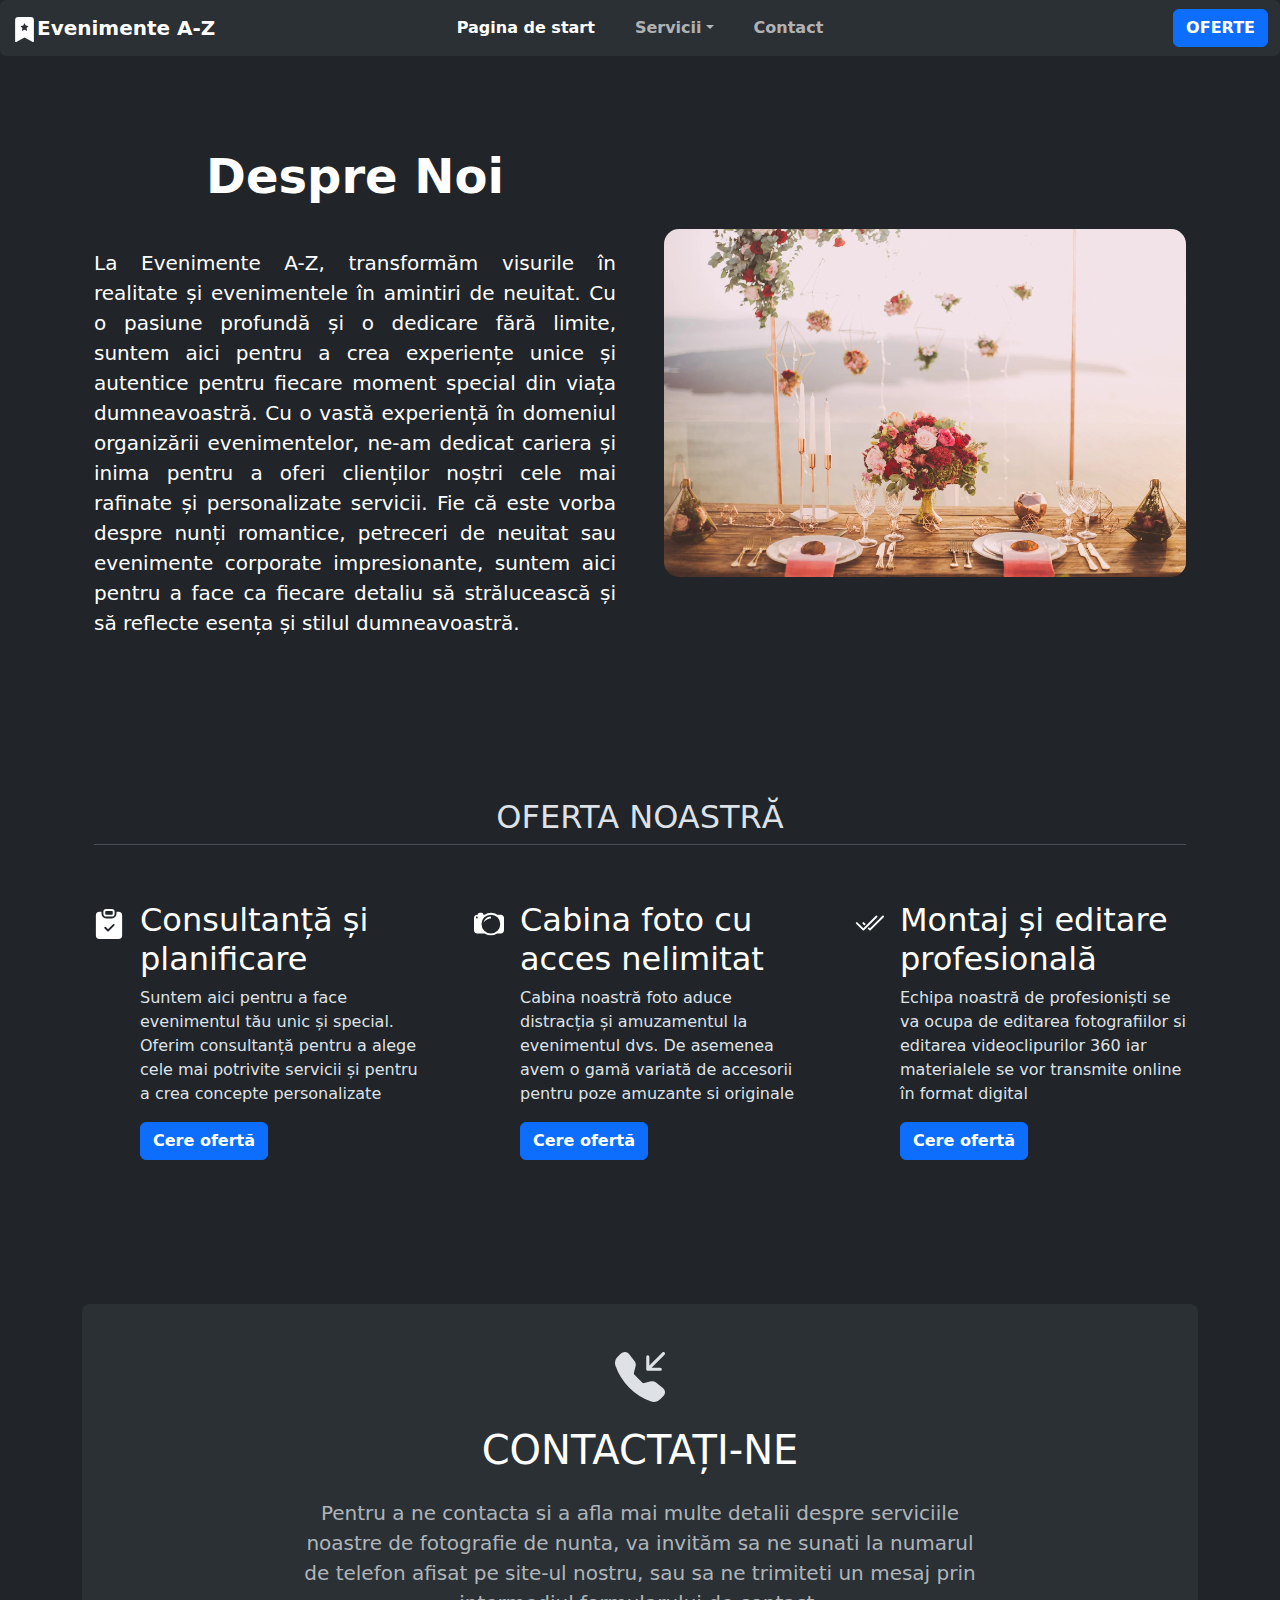
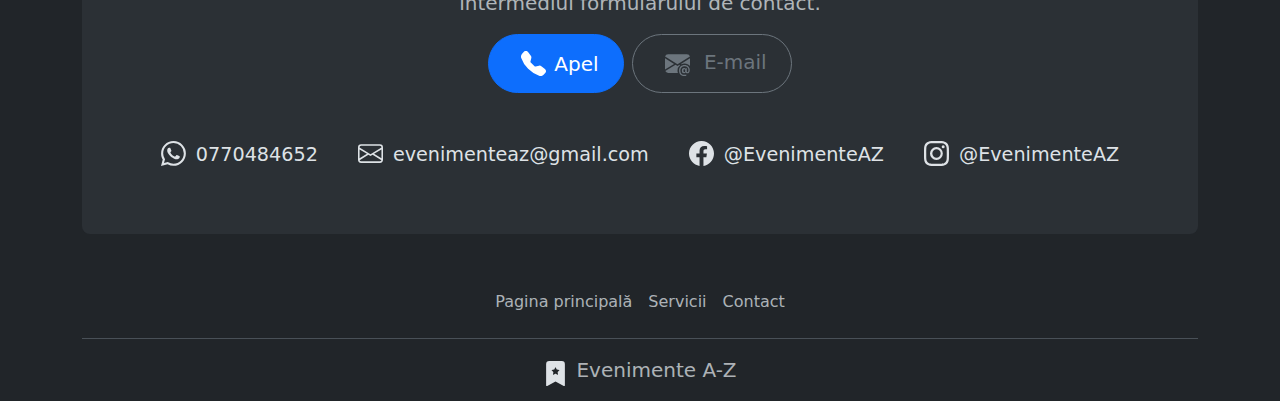
<file: index.html>
<!DOCTYPE html>
<html lang="en" data-bs-theme="dark">


<head>
    <meta charset="UTF-8">
    <meta name="viewport" content="width=device-width, initial-scale=1.0">
    <link rel="stylesheet" href="./style.css">
    <link href="https://cdn.jsdelivr.net/npm/bootstrap@5.3.3/dist/css/bootstrap.min.css" rel="stylesheet" integrity="sha384-QWTKZyjpPEjISv5WaRU9OFeRpok6YctnYmDr5pNlyT2bRjXh0JMhjY6hW+ALEwIH" crossorigin="anonymous">
    <title>Evenimente A-Z</title>
</head>

<body>
    
    <nav class="navbar navbar-expand-lg bg-body-tertiary rounded baradenavigare" aria-label="Thirteenth navbar example">
        <div class="container-fluid">
          <button class="navbar-toggler" type="button" data-bs-toggle="collapse" data-bs-target="#navbarsExample11" aria-controls="navbarsExample11" aria-expanded="false" aria-label="Toggle navigation">
            <span class="navbar-toggler-icon"></span>
          </button>

          <h1 class="mobil"><svg xmlns="http://www.w3.org/2000/svg" height="35" fill="currentColor" class="bi bi-bookmark-star-fill" viewBox="0 0 16 16">
            <path fill-rule="evenodd" d="M2 15.5V2a2 2 0 0 1 2-2h8a2 2 0 0 1 2 2v13.5a.5.5 0 0 1-.74.439L8 13.069l-5.26 2.87A.5.5 0 0 1 2 15.5M8.16 4.1a.178.178 0 0 0-.32 0l-.634 1.285a.18.18 0 0 1-.134.098l-1.42.206a.178.178 0 0 0-.098.303L6.58 6.993c.042.041.061.1.051.158L6.39 8.565a.178.178 0 0 0 .258.187l1.27-.668a.18.18 0 0 1 .165 0l1.27.668a.178.178 0 0 0 .257-.187L9.368 7.15a.18.18 0 0 1 .05-.158l1.028-1.001a.178.178 0 0 0-.098-.303l-1.42-.206a.18.18 0 0 1-.134-.098z"/>
          </svg>Evenimente A-Z</h1>

          <div class="collapse navbar-collapse d-lg-flex" id="navbarsExample11">
            
            <a class="navbar-brand col-lg-3 me-0 fw-bold" href="#"><svg xmlns="http://www.w3.org/2000/svg" height="25" fill="currentColor" class="bi bi-bookmark-star-fill" viewBox="0 0 16 16">
                <path fill-rule="evenodd" d="M2 15.5V2a2 2 0 0 1 2-2h8a2 2 0 0 1 2 2v13.5a.5.5 0 0 1-.74.439L8 13.069l-5.26 2.87A.5.5 0 0 1 2 15.5M8.16 4.1a.178.178 0 0 0-.32 0l-.634 1.285a.18.18 0 0 1-.134.098l-1.42.206a.178.178 0 0 0-.098.303L6.58 6.993c.042.041.061.1.051.158L6.39 8.565a.178.178 0 0 0 .258.187l1.27-.668a.18.18 0 0 1 .165 0l1.27.668a.178.178 0 0 0 .257-.187L9.368 7.15a.18.18 0 0 1 .05-.158l1.028-1.001a.178.178 0 0 0-.098-.303l-1.42-.206a.18.18 0 0 1-.134-.098z"/>
              </svg><span class="deletemobile">Evenimente A-Z</span></a>
            <ul class="navbar-nav col-lg-6 justify-content-lg-center gap-4">
              <li class="nav-item">
                <a class="nav-link active fw-bold" aria-current="page" href="#paginaprincipala">Pagina de start</a>
              </li>
              <li class="nav-item dropdown fw-bold">
                <a class="nav-link dropdown-toggle" href="#" data-bs-toggle="dropdown" aria-expanded="false">Servicii</a>
                <ul class="dropdown-menu">
                  <li><a class="dropdown-item" href="./CabinaFoto.html">Cabina Foto (Photobooth)</a></li>
                  <li><a class="dropdown-item" href="./Platforma.html">Platforma Foto 360 de Grade</a></li>
                  <li><a class="dropdown-item" href="./Panouri.html">Panouri foto & more</a></li>
                  <li><a class="dropdown-item" href="./Baloane.html">Baloane & Fum</a></li>
                  <li><a class="dropdown-item d-none" href="#">Oferte personalizate</a></li>
                </ul>
              </li>
              <li class="nav-item">
                <a class="nav-link fw-bold" href="#contacte">Contact</a>
              </li>
            </ul>
            <div class="d-lg-flex col-lg-3 justify-content-lg-end">
              <button class="btn btn-primary fw-bold">OFERTE</button>
            </div>
          </div>
        </div>
      </nav>

      <div id="paginaprincipala">
      <div class="container col-xxl-8 px-4 py-5">
        <div class="row flex-lg-row-reverse align-items-center justify-content-center g-5 py-5">
          <div class="col-10 col-sm-12 col-lg-6">
            <img src="./Poze/images-pexels-com-photos-1045541-pexels-photo-1045541-auto-compress-cs-tinysrgb-dpr-2-h-650-w-940.webp" class="d-block mx-lg-auto img-fluid despre" alt="Bootstrap Themes" width="999" height="700" loading="lazy">
          </div>
          <div class="col-lg-6">
            <h1 class="display-5 fw-bold text-body-emphasis lh-1 mb-5 text-center">Despre Noi</h1>
            <p class="lead despretext">La Evenimente A-Z, transformăm visurile în realitate și evenimentele în amintiri de neuitat. Cu o pasiune profundă și o dedicare fără limite, suntem aici pentru a crea experiențe unice și autentice pentru fiecare moment special din viața dumneavoastră. Cu o vastă experiență în domeniul organizării evenimentelor, ne-am dedicat cariera și inima pentru a oferi clienților noștri cele mai rafinate și personalizate servicii. Fie că este vorba despre nunți romantice, petreceri de neuitat sau evenimente corporate impresionante, suntem aici pentru a face ca fiecare detaliu să strălucească și să reflecte esența și stilul dumneavoastră.</p>
          </div>
        </div>
      </div>
    </div>
      

      <div id="oferte">
      <div class="container px-4 py-5" id="hanging-icons">
        <h2 class="pb-2 border-bottom justify-content-center d-flex">OFERTA NOASTRĂ</h2> 
    
        <div class="row g-5 py-5 row-cols-1 row-cols-lg-3">
          <div class="col d-flex align-items-start">
            <div class="icon-square text-body-emphasis bg-body-primary d-inline-flex align-items-center justify-content-center fs-4 flex-shrink-0 me-3 rounded-3">
                <svg xmlns="http://www.w3.org/2000/svg" height="30" fill="currentColor" class="bi bi-clipboard-check-fill mt-2" viewBox="0 0 16 16">
                    <path d="M6.5 0A1.5 1.5 0 0 0 5 1.5v1A1.5 1.5 0 0 0 6.5 4h3A1.5 1.5 0 0 0 11 2.5v-1A1.5 1.5 0 0 0 9.5 0zm3 1a.5.5 0 0 1 .5.5v1a.5.5 0 0 1-.5.5h-3a.5.5 0 0 1-.5-.5v-1a.5.5 0 0 1 .5-.5z"/>
                    <path d="M4 1.5H3a2 2 0 0 0-2 2V14a2 2 0 0 0 2 2h10a2 2 0 0 0 2-2V3.5a2 2 0 0 0-2-2h-1v1A2.5 2.5 0 0 1 9.5 5h-3A2.5 2.5 0 0 1 4 2.5zm6.854 7.354-3 3a.5.5 0 0 1-.708 0l-1.5-1.5a.5.5 0 0 1 .708-.708L7.5 10.793l2.646-2.647a.5.5 0 0 1 .708.708"/>
                  </svg>
            </div>
            <div>
              <h3 class="fs-2 text-body-emphasis">Consultanță și planificare</h3>
              <p>Suntem aici pentru a face evenimentul tău unic și special. Oferim consultanță pentru a alege cele mai potrivite servicii și pentru a crea concepte personalizate</p>
              <a href="#" class="btn btn-primary fw-bold">
                Cere ofertă
              </a>
            </div>
          </div>
          <div class="col d-flex align-items-start">
            <div class="icon-square text-body-emphasis bg-body-primary d-inline-flex align-items-center justify-content-center fs-4 flex-shrink-0 me-3">
                <svg xmlns="http://www.w3.org/2000/svg"  height="30" fill="currentColor" class="bi bi-camera2 mt-2" viewBox="0 0 16 16">
                    <path d="M5 8c0-1.657 2.343-3 4-3V4a4 4 0 0 0-4 4"/>
                    <path d="M12.318 3h2.015C15.253 3 16 3.746 16 4.667v6.666c0 .92-.746 1.667-1.667 1.667h-2.015A5.97 5.97 0 0 1 9 14a5.97 5.97 0 0 1-3.318-1H1.667C.747 13 0 12.254 0 11.333V4.667C0 3.747.746 3 1.667 3H2a1 1 0 0 1 1-1h1a1 1 0 0 1 1 1h.682A5.97 5.97 0 0 1 9 2c1.227 0 2.367.368 3.318 1M2 4.5a.5.5 0 1 0-1 0 .5.5 0 0 0 1 0M14 8A5 5 0 1 0 4 8a5 5 0 0 0 10 0"/>
                  </svg>
            </div>
            <div>
              <h3 class="fs-2 text-body-emphasis">Cabina foto cu acces nelimitat</h3>
              <p>Cabina noastră foto aduce distracția și amuzamentul la evenimentul dvs. De asemenea avem o gamă variată de accesorii pentru poze amuzante si originale</p>
              <a href="#" class="btn btn-primary fw-bold">
                Cere ofertă
              </a>
            </div>
          </div>
          <div class="col d-flex align-items-start">
            <div class="icon-square text-body-emphasis bg-body-primary d-inline-flex align-items-center justify-content-center fs-4 flex-shrink-0 me-3">
                <svg xmlns="http://www.w3.org/2000/svg"  height="30" fill="currentColor" class="bi bi-check2-all mt-2" viewBox="0 0 16 16">
                    <path d="M12.354 4.354a.5.5 0 0 0-.708-.708L5 10.293 1.854 7.146a.5.5 0 1 0-.708.708l3.5 3.5a.5.5 0 0 0 .708 0zm-4.208 7-.896-.897.707-.707.543.543 6.646-6.647a.5.5 0 0 1 .708.708l-7 7a.5.5 0 0 1-.708 0"/>
                    <path d="m5.354 7.146.896.897-.707.707-.897-.896a.5.5 0 1 1 .708-.708"/>
                  </svg>            </div>
            <div>
              <h3 class="fs-2 text-body-emphasis">Montaj și editare profesională</h3>
              <p>Echipa noastră de profesioniști se va ocupa de editarea fotografiilor si editarea videoclipurilor 360 iar materialele se vor transmite online în format digital</p>
              <a href="#" class="btn btn-primary fw-bold">
                Cere ofertă
              </a>
            </div>
          </div>
        </div>
      </div>
    </div>


      <div id="contacte">
      <div class="container my-5">
        <div class="p-5 text-center bg-body-tertiary rounded-3">
            <svg xmlns="http://www.w3.org/2000/svg"  height="50" fill="currentColor" class="bi bi-telephone-inbound-fill" viewBox="0 0 16 16">
                <path fill-rule="evenodd" d="M1.885.511a1.745 1.745 0 0 1 2.61.163L6.29 2.98c.329.423.445.974.315 1.494l-.547 2.19a.68.68 0 0 0 .178.643l2.457 2.457a.68.68 0 0 0 .644.178l2.189-.547a1.75 1.75 0 0 1 1.494.315l2.306 1.794c.829.645.905 1.87.163 2.611l-1.034 1.034c-.74.74-1.846 1.065-2.877.702a18.6 18.6 0 0 1-7.01-4.42 18.6 18.6 0 0 1-4.42-7.009c-.362-1.03-.037-2.137.703-2.877zM15.854.146a.5.5 0 0 1 0 .708L11.707 5H14.5a.5.5 0 0 1 0 1h-4a.5.5 0 0 1-.5-.5v-4a.5.5 0 0 1 1 0v2.793L15.146.146a.5.5 0 0 1 .708 0"/>
              </svg>
          <h1 class="text-body-emphasis my-4">CONTACTAȚI-NE</h1>
          <p class="col-lg-8 mx-auto fs-5 text-muted">
            Pentru a ne contacta si a afla mai multe detalii despre serviciile noastre de fotografie de nunta, va invităm sa ne sunati la numarul de telefon afisat pe site-ul nostru, sau sa ne trimiteti un mesaj prin intermediul formularului de contact.
          </p>
          <div class="d-inline-flex gap-2 mb-5">
            <button class="d-inline-flex align-items-center btn btn-primary btn-lg px-4 rounded-pill" type="button"><svg xmlns="http://www.w3.org/2000/svg" height="25" fill="currentColor" class="bi bi-telephone-fill mx-2" viewBox="0 0 16 16">
                <path fill-rule="evenodd" d="M1.885.511a1.745 1.745 0 0 1 2.61.163L6.29 2.98c.329.423.445.974.315 1.494l-.547 2.19a.68.68 0 0 0 .178.643l2.457 2.457a.68.68 0 0 0 .644.178l2.189-.547a1.75 1.75 0 0 1 1.494.315l2.306 1.794c.829.645.905 1.87.163 2.611l-1.034 1.034c-.74.74-1.846 1.065-2.877.702a18.6 18.6 0 0 1-7.01-4.42 18.6 18.6 0 0 1-4.42-7.009c-.362-1.03-.037-2.137.703-2.877z"/>
              </svg> 
               Apel
              
            </button>
             
            <button class="btn btn-outline-secondary btn-lg px-4 rounded-pill" type="button"><svg xmlns="http://www.w3.org/2000/svg"  height="25" fill="currentColor" class="bi bi-envelope-at-fill my-2 mx-2" viewBox="0 0 16 16">
                <path d="M2 2A2 2 0 0 0 .05 3.555L8 8.414l7.95-4.859A2 2 0 0 0 14 2zm-2 9.8V4.698l5.803 3.546zm6.761-2.97-6.57 4.026A2 2 0 0 0 2 14h6.256A4.5 4.5 0 0 1 8 12.5a4.49 4.49 0 0 1 1.606-3.446l-.367-.225L8 9.586zM16 9.671V4.697l-5.803 3.546.338.208A4.5 4.5 0 0 1 12.5 8c1.414 0 2.675.652 3.5 1.671"/>
                <path d="M15.834 12.244c0 1.168-.577 2.025-1.587 2.025-.503 0-1.002-.228-1.12-.648h-.043c-.118.416-.543.643-1.015.643-.77 0-1.259-.542-1.259-1.434v-.529c0-.844.481-1.4 1.26-1.4.585 0 .87.333.953.63h.03v-.568h.905v2.19c0 .272.18.42.411.42.315 0 .639-.415.639-1.39v-.118c0-1.277-.95-2.326-2.484-2.326h-.04c-1.582 0-2.64 1.067-2.64 2.724v.157c0 1.867 1.237 2.654 2.57 2.654h.045c.507 0 .935-.07 1.18-.18v.731c-.219.1-.643.175-1.237.175h-.044C10.438 16 9 14.82 9 12.646v-.214C9 10.36 10.421 9 12.485 9h.035c2.12 0 3.314 1.43 3.314 3.034zm-4.04.21v.227c0 .586.227.8.581.8.31 0 .564-.17.564-.743v-.367c0-.516-.275-.708-.572-.708-.346 0-.573.245-.573.791"/>
              </svg>
              E-mail
            </button>
            
        </div>
        <div class="container contacte">
            <div class="jos"> 
        <svg xmlns="http://www.w3.org/2000/svg"  height="25" fill="currentColor" class="bi bi-whatsapp " viewBox="0 0 16 16">
            <path d="M13.601 2.326A7.85 7.85 0 0 0 7.994 0C3.627 0 .068 3.558.064 7.926c0 1.399.366 2.76 1.057 3.965L0 16l4.204-1.102a7.9 7.9 0 0 0 3.79.965h.004c4.368 0 7.926-3.558 7.93-7.93A7.9 7.9 0 0 0 13.6 2.326zM7.994 14.521a6.6 6.6 0 0 1-3.356-.92l-.24-.144-2.494.654.666-2.433-.156-.251a6.56 6.56 0 0 1-1.007-3.505c0-3.626 2.957-6.584 6.591-6.584a6.56 6.56 0 0 1 4.66 1.931 6.56 6.56 0 0 1 1.928 4.66c-.004 3.639-2.961 6.592-6.592 6.592m3.615-4.934c-.197-.099-1.17-.578-1.353-.646-.182-.065-.315-.099-.445.099-.133.197-.513.646-.627.775-.114.133-.232.148-.43.05-.197-.1-.836-.308-1.592-.985-.59-.525-.985-1.175-1.103-1.372-.114-.198-.011-.304.088-.403.087-.088.197-.232.296-.346.1-.114.133-.198.198-.33.065-.134.034-.248-.015-.347-.05-.099-.445-1.076-.612-1.47-.16-.389-.323-.335-.445-.34-.114-.007-.247-.007-.38-.007a.73.73 0 0 0-.529.247c-.182.198-.691.677-.691 1.654s.71 1.916.81 2.049c.098.133 1.394 2.132 3.383 2.992.47.205.84.326 1.129.418.475.152.904.129 1.246.08.38-.058 1.171-.48 1.338-.943.164-.464.164-.86.114-.943-.049-.084-.182-.133-.38-.232"/>
          </svg><p>0770484652</p>
            </div>

            <div class="jos">
        <svg xmlns="http://www.w3.org/2000/svg" height="25" fill="currentColor" class="bi bi-envelope" viewBox="0 0 16 16">
  <path d="M0 4a2 2 0 0 1 2-2h12a2 2 0 0 1 2 2v8a2 2 0 0 1-2 2H2a2 2 0 0 1-2-2zm2-1a1 1 0 0 0-1 1v.217l7 4.2 7-4.2V4a1 1 0 0 0-1-1zm13 2.383-4.708 2.825L15 11.105zm-.034 6.876-5.64-3.471L8 9.583l-1.326-.795-5.64 3.47A1 1 0 0 0 2 13h12a1 1 0 0 0 .966-.741M1 11.105l4.708-2.897L1 5.383z"/>
        </svg><p>evenimenteaz@gmail.com</p>
            </div>  

            <div class="jos">
                <svg xmlns="http://www.w3.org/2000/svg"  height="25" fill="currentColor" class="bi bi-facebook" viewBox="0 0 16 16">
                    <path d="M16 8.049c0-4.446-3.582-8.05-8-8.05C3.58 0-.002 3.603-.002 8.05c0 4.017 2.926 7.347 6.75 7.951v-5.625h-2.03V8.05H6.75V6.275c0-2.017 1.195-3.131 3.022-3.131.876 0 1.791.157 1.791.157v1.98h-1.009c-.993 0-1.303.621-1.303 1.258v1.51h2.218l-.354 2.326H9.25V16c3.824-.604 6.75-3.934 6.75-7.951"/>
                  </svg><p>@EvenimenteAZ</p>
            </div>

            <div class="jos">
                <svg xmlns="http://www.w3.org/2000/svg"  height="25" fill="currentColor" class="bi bi-instagram" viewBox="0 0 16 16">
                    <path d="M8 0C5.829 0 5.556.01 4.703.048 3.85.088 3.269.222 2.76.42a3.9 3.9 0 0 0-1.417.923A3.9 3.9 0 0 0 .42 2.76C.222 3.268.087 3.85.048 4.7.01 5.555 0 5.827 0 8.001c0 2.172.01 2.444.048 3.297.04.852.174 1.433.372 1.942.205.526.478.972.923 1.417.444.445.89.719 1.416.923.51.198 1.09.333 1.942.372C5.555 15.99 5.827 16 8 16s2.444-.01 3.298-.048c.851-.04 1.434-.174 1.943-.372a3.9 3.9 0 0 0 1.416-.923c.445-.445.718-.891.923-1.417.197-.509.332-1.09.372-1.942C15.99 10.445 16 10.173 16 8s-.01-2.445-.048-3.299c-.04-.851-.175-1.433-.372-1.941a3.9 3.9 0 0 0-.923-1.417A3.9 3.9 0 0 0 13.24.42c-.51-.198-1.092-.333-1.943-.372C10.443.01 10.172 0 7.998 0zm-.717 1.442h.718c2.136 0 2.389.007 3.232.046.78.035 1.204.166 1.486.275.373.145.64.319.92.599s.453.546.598.92c.11.281.24.705.275 1.485.039.843.047 1.096.047 3.231s-.008 2.389-.047 3.232c-.035.78-.166 1.203-.275 1.485a2.5 2.5 0 0 1-.599.919c-.28.28-.546.453-.92.598-.28.11-.704.24-1.485.276-.843.038-1.096.047-3.232.047s-2.39-.009-3.233-.047c-.78-.036-1.203-.166-1.485-.276a2.5 2.5 0 0 1-.92-.598 2.5 2.5 0 0 1-.6-.92c-.109-.281-.24-.705-.275-1.485-.038-.843-.046-1.096-.046-3.233s.008-2.388.046-3.231c.036-.78.166-1.204.276-1.486.145-.373.319-.64.599-.92s.546-.453.92-.598c.282-.11.705-.24 1.485-.276.738-.034 1.024-.044 2.515-.045zm4.988 1.328a.96.96 0 1 0 0 1.92.96.96 0 0 0 0-1.92m-4.27 1.122a4.109 4.109 0 1 0 0 8.217 4.109 4.109 0 0 0 0-8.217m0 1.441a2.667 2.667 0 1 1 0 5.334 2.667 2.667 0 0 1 0-5.334"/>
                  </svg><p>@EvenimenteAZ</p>
            </div>

        </div>
          </div>
        </div>
      </div>
    </div>



      <div class="container foot">
        <footer>
          <ul class="nav justify-content-center border-bottom pb-3 mb-3">
            <li class="nav-item"><a href="#paginaprincipala" class="nav-link px-2 text-body-secondary">Pagina principală</a></li>
            <li class="nav-item"><a href="#oferte" class="nav-link px-2 text-body-secondary">Servicii</a></li>
            <li class="nav-item"><a href="#contacte" class="nav-link px-2 text-body-secondary">Contact</a></li>
            
          </ul>
          <div class="container d-flex justify-content-center align-items-center gap-2">
          <svg xmlns="http://www.w3.org/2000/svg" height="25" fill="currentColor" class="bi bi-bookmark-star-fill mb-2" viewBox="0 0 16 16">
            <path fill-rule="evenodd" d="M2 15.5V2a2 2 0 0 1 2-2h8a2 2 0 0 1 2 2v13.5a.5.5 0 0 1-.74.439L8 13.069l-5.26 2.87A.5.5 0 0 1 2 15.5M8.16 4.1a.178.178 0 0 0-.32 0l-.634 1.285a.18.18 0 0 1-.134.098l-1.42.206a.178.178 0 0 0-.098.303L6.58 6.993c.042.041.061.1.051.158L6.39 8.565a.178.178 0 0 0 .258.187l1.27-.668a.18.18 0 0 1 .165 0l1.27.668a.178.178 0 0 0 .257-.187L9.368 7.15a.18.18 0 0 1 .05-.158l1.028-1.001a.178.178 0 0 0-.098-.303l-1.42-.206a.18.18 0 0 1-.134-.098z"/>
          </svg><p class="text-center text-body-secondary fs-5">Evenimente A-Z</p>
        </div>
        </footer>
      </div>


    <script src="https://cdn.jsdelivr.net/npm/bootstrap@5.3.3/dist/js/bootstrap.bundle.min.js" integrity="sha384-YvpcrYf0tY3lHB60NNkmXc5s9fDVZLESaAA55NDzOxhy9GkcIdslK1eN7N6jIeHz" crossorigin="anonymous"></script>
</body>
</html>
</file>
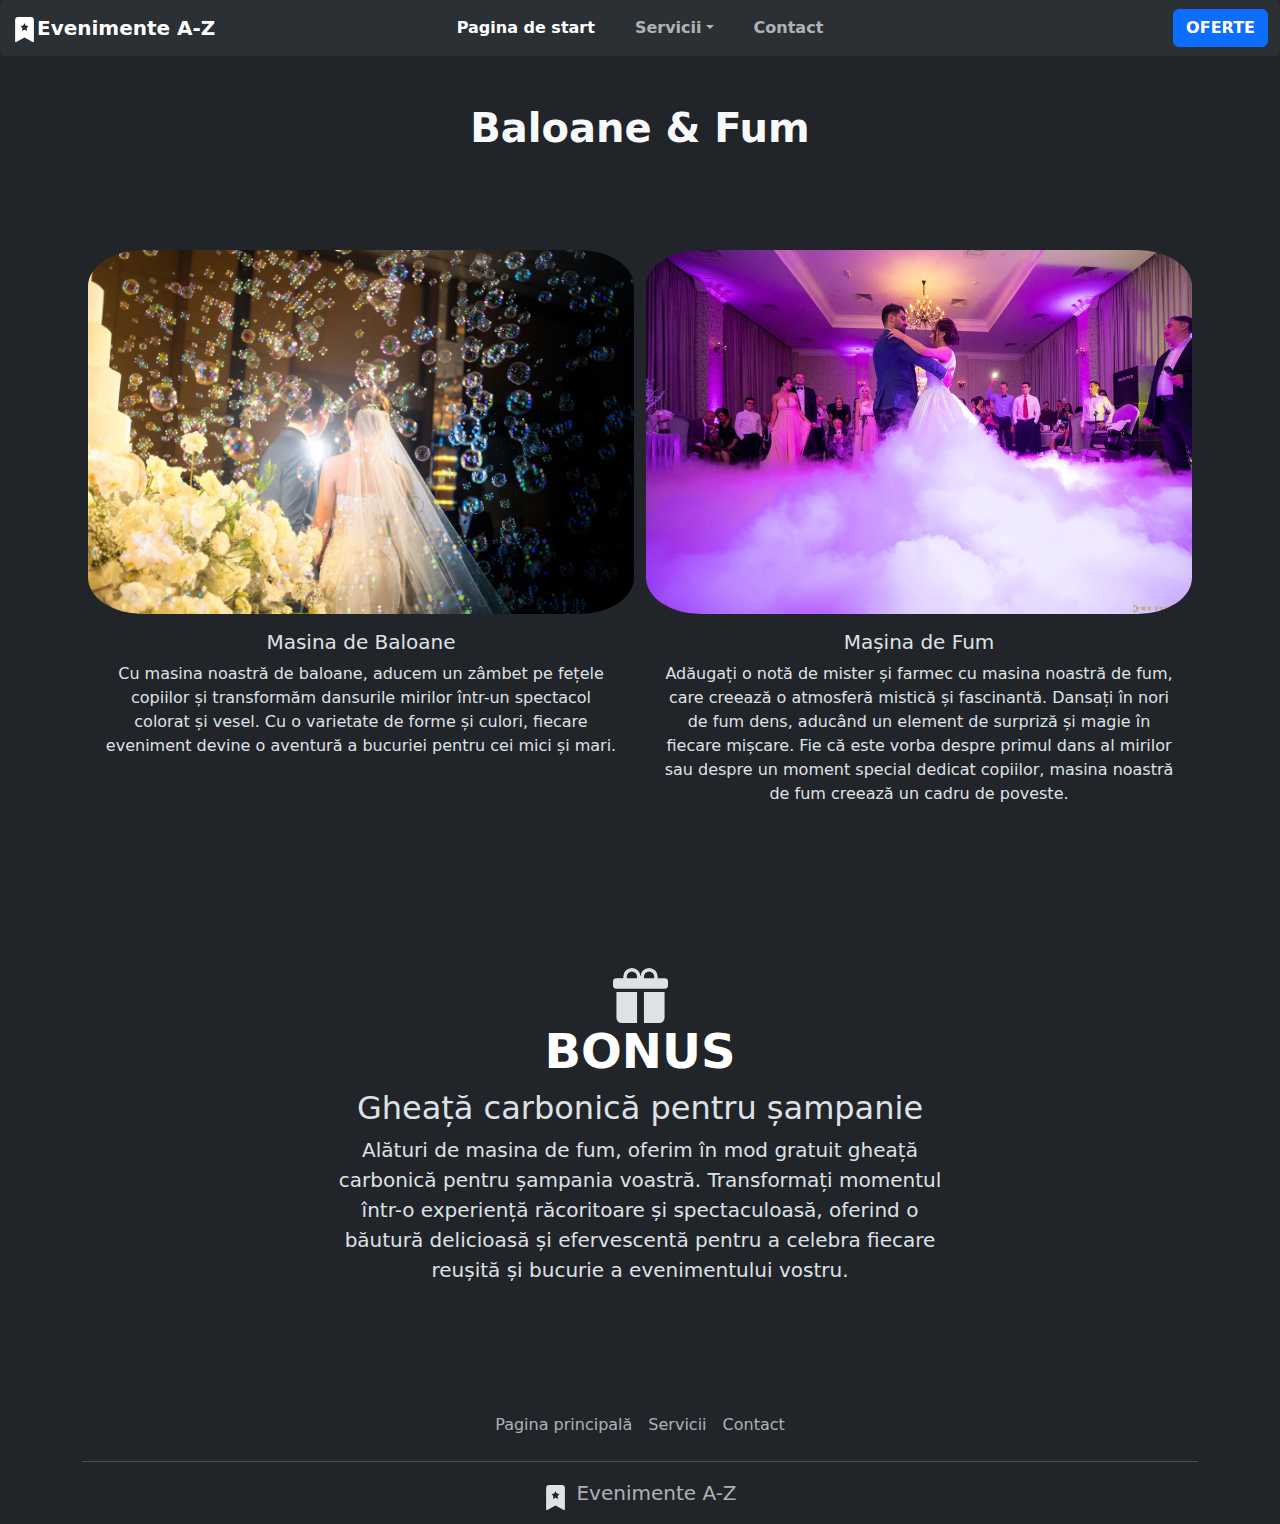
<file: Baloane.html>
<!DOCTYPE html>
<html lang="en" data-bs-theme="dark">
<head>
    <meta charset="UTF-8">
    <meta name="viewport" content="width=device-width, initial-scale=1.0">
    <link rel="stylesheet" href="./style.css">
    <link href="https://cdn.jsdelivr.net/npm/bootstrap@5.3.3/dist/css/bootstrap.min.css" rel="stylesheet" integrity="sha384-QWTKZyjpPEjISv5WaRU9OFeRpok6YctnYmDr5pNlyT2bRjXh0JMhjY6hW+ALEwIH" crossorigin="anonymous">
    <title>Evenimente A-Z</title>
</head>


<body>

    <nav class="navbar navbar-expand-lg bg-body-tertiary rounded baradenavigare" aria-label="Thirteenth navbar example">
        <div class="container-fluid">
          <button class="navbar-toggler" type="button" data-bs-toggle="collapse" data-bs-target="#navbarsExample11" aria-controls="navbarsExample11" aria-expanded="false" aria-label="Toggle navigation">
            <span class="navbar-toggler-icon"></span>
          </button>

          <h1 class="mobil"><svg xmlns="http://www.w3.org/2000/svg" height="35" fill="currentColor" class="bi bi-bookmark-star-fill" viewBox="0 0 16 16">
            <path fill-rule="evenodd" d="M2 15.5V2a2 2 0 0 1 2-2h8a2 2 0 0 1 2 2v13.5a.5.5 0 0 1-.74.439L8 13.069l-5.26 2.87A.5.5 0 0 1 2 15.5M8.16 4.1a.178.178 0 0 0-.32 0l-.634 1.285a.18.18 0 0 1-.134.098l-1.42.206a.178.178 0 0 0-.098.303L6.58 6.993c.042.041.061.1.051.158L6.39 8.565a.178.178 0 0 0 .258.187l1.27-.668a.18.18 0 0 1 .165 0l1.27.668a.178.178 0 0 0 .257-.187L9.368 7.15a.18.18 0 0 1 .05-.158l1.028-1.001a.178.178 0 0 0-.098-.303l-1.42-.206a.18.18 0 0 1-.134-.098z"/>
          </svg>Evenimente A-Z</h1>

          <div class="collapse navbar-collapse d-lg-flex" id="navbarsExample11">
            
            <a class="navbar-brand col-lg-3 me-0 fw-bold" href="#"><svg xmlns="http://www.w3.org/2000/svg" height="25" fill="currentColor" class="bi bi-bookmark-star-fill" viewBox="0 0 16 16">
                <path fill-rule="evenodd" d="M2 15.5V2a2 2 0 0 1 2-2h8a2 2 0 0 1 2 2v13.5a.5.5 0 0 1-.74.439L8 13.069l-5.26 2.87A.5.5 0 0 1 2 15.5M8.16 4.1a.178.178 0 0 0-.32 0l-.634 1.285a.18.18 0 0 1-.134.098l-1.42.206a.178.178 0 0 0-.098.303L6.58 6.993c.042.041.061.1.051.158L6.39 8.565a.178.178 0 0 0 .258.187l1.27-.668a.18.18 0 0 1 .165 0l1.27.668a.178.178 0 0 0 .257-.187L9.368 7.15a.18.18 0 0 1 .05-.158l1.028-1.001a.178.178 0 0 0-.098-.303l-1.42-.206a.18.18 0 0 1-.134-.098z"/>
              </svg><span class="deletemobile">Evenimente A-Z</span></a>
            <ul class="navbar-nav col-lg-6 justify-content-lg-center gap-4">
              <li class="nav-item">
                <a class="nav-link active fw-bold" aria-current="page" href="./index.html">Pagina de start</a>
              </li>
              <li class="nav-item dropdown fw-bold">
                <a class="nav-link dropdown-toggle" href="#" data-bs-toggle="dropdown" aria-expanded="false">Servicii</a>
                <ul class="dropdown-menu">
                  <li><a class="dropdown-item" href="./CabinaFoto.html">Cabina Foto (Photobooth)</a></li>
                  <li><a class="dropdown-item" href="./Platforma.html">Platforma Foto 360 de Grade</a></li>
                  <li><a class="dropdown-item" href="./Panouri.html">Panouri foto & more</a></li>
                  <li><a class="dropdown-item" href="./Baloane.html">Baloane & Fum</a></li>
                  <li><a class="dropdown-item d-none" href="#">Oferte personalizate</a></li>
                </ul>
              </li>
              <li class="nav-item">
                <a class="nav-link fw-bold" href="./index.html">Contact</a>
              </li>
            </ul>
            <div class="d-lg-flex col-lg-3 justify-content-lg-end">
              <button class="btn btn-primary fw-bold">OFERTE</button>
            </div>
          </div>
        </div>
      </nav>

      
      <h1 class="fw-bold text-center my-5 text-light">Baloane & Fum</h1>

      <div class="container  d-md-flex justify-content-center align-items-start bsif">
    
      <div class="card mx-auto my-5 border-2 border-dark" style="width: 550px; height: auto">
        <img src="./Poze/balonase.jpg" class="card-img-top img-fluid mx-auto bd-placeholder-img bd-placeholder-img-lg" alt="...">
        <div class="card-body text-center">
          <h5 class="card-title">Masina de Baloane</h5>
          <p class="card-text">Cu masina noastră de baloane, aducem un zâmbet pe fețele copiilor și transformăm dansurile mirilor într-un spectacol colorat și vesel. Cu o varietate de forme și culori, fiecare eveniment devine o aventură a bucuriei pentru cei mici și mari.</p>
        </div>
      </div>

      <div class="card mx-auto my-5 border-2 border-dark" style="width: 550px; height: auto">
        <img src="./Poze/fum-greu-gheata-carbonica.jpg" class="card-img-top img-fluid mx-auto bd-placeholder-img bd-placeholder-img-lg"  alt="...">
        <div class="card-body text-center">
          <h5 class="card-title">Mașina de Fum</h5>
          <p class="card-text">Adăugați o notă de mister și farmec cu masina noastră de fum, care creează o atmosferă mistică și fascinantă. Dansați în nori de fum dens, aducând un element de surpriză și magie în fiecare mișcare. Fie că este vorba despre primul dans al mirilor sau despre un moment special dedicat copiilor, masina noastră de fum creează un cadru de poveste.</p>
        </div>
      </div>
    </div>

    <div class="px-4 py-5 my-5 text-center">
        <svg xmlns="http://www.w3.org/2000/svg" height="55" fill="currentColor" class="bi bi-gift-fill" viewBox="0 0 16 16">
            <path d="M3 2.5a2.5 2.5 0 0 1 5 0 2.5 2.5 0 0 1 5 0v.006c0 .07 0 .27-.038.494H15a1 1 0 0 1 1 1v1a1 1 0 0 1-1 1H1a1 1 0 0 1-1-1V4a1 1 0 0 1 1-1h2.038A3 3 0 0 1 3 2.506zm1.068.5H7v-.5a1.5 1.5 0 1 0-3 0c0 .085.002.274.045.43zM9 3h2.932l.023-.07c.043-.156.045-.345.045-.43a1.5 1.5 0 0 0-3 0zm6 4v7.5a1.5 1.5 0 0 1-1.5 1.5H9V7zM2.5 16A1.5 1.5 0 0 1 1 14.5V7h6v9z"/>
          </svg>    
         <h1 class="display-5 fw-bold text-body-emphasis">BONUS</h1>
         <h2>Gheață carbonică pentru șampanie</h2>
        <div class="col-lg-6 mx-auto">
          <p class="lead mb-4">Alături de masina de fum, oferim în mod gratuit gheață carbonică pentru șampania voastră. Transformați momentul într-o experiență răcoritoare și spectaculoasă, oferind o băutură delicioasă și efervescentă pentru a celebra fiecare reușită și bucurie a evenimentului vostru.</p>
        </div>
      </div>


      <div class="container foot mt-5">
        <footer>
          <ul class="nav justify-content-center border-bottom pb-3 mb-3">
            <li class="nav-item"><a href="./index.html" class="nav-link px-2 text-body-secondary">Pagina principală</a></li>
            <li class="nav-item"><a href="./index.html" class="nav-link px-2 text-body-secondary">Servicii</a></li>
            <li class="nav-item"><a href="./index.html" class="nav-link px-2 text-body-secondary">Contact</a></li>
            
          </ul>
          <div class="container d-flex justify-content-center align-items-center gap-2">
          <svg xmlns="http://www.w3.org/2000/svg" height="25" fill="currentColor" class="bi bi-bookmark-star-fill mb-2" viewBox="0 0 16 16">
            <path fill-rule="evenodd" d="M2 15.5V2a2 2 0 0 1 2-2h8a2 2 0 0 1 2 2v13.5a.5.5 0 0 1-.74.439L8 13.069l-5.26 2.87A.5.5 0 0 1 2 15.5M8.16 4.1a.178.178 0 0 0-.32 0l-.634 1.285a.18.18 0 0 1-.134.098l-1.42.206a.178.178 0 0 0-.098.303L6.58 6.993c.042.041.061.1.051.158L6.39 8.565a.178.178 0 0 0 .258.187l1.27-.668a.18.18 0 0 1 .165 0l1.27.668a.178.178 0 0 0 .257-.187L9.368 7.15a.18.18 0 0 1 .05-.158l1.028-1.001a.178.178 0 0 0-.098-.303l-1.42-.206a.18.18 0 0 1-.134-.098z"/>
          </svg><p class="text-center text-body-secondary fs-5">Evenimente A-Z</p>
        </div>
        </footer>
      </div>
     
      <script src="https://cdn.jsdelivr.net/npm/bootstrap@5.3.3/dist/js/bootstrap.bundle.min.js" integrity="sha384-YvpcrYf0tY3lHB60NNkmXc5s9fDVZLESaAA55NDzOxhy9GkcIdslK1eN7N6jIeHz" crossorigin="anonymous"></script>
</body>
</html>
</file>
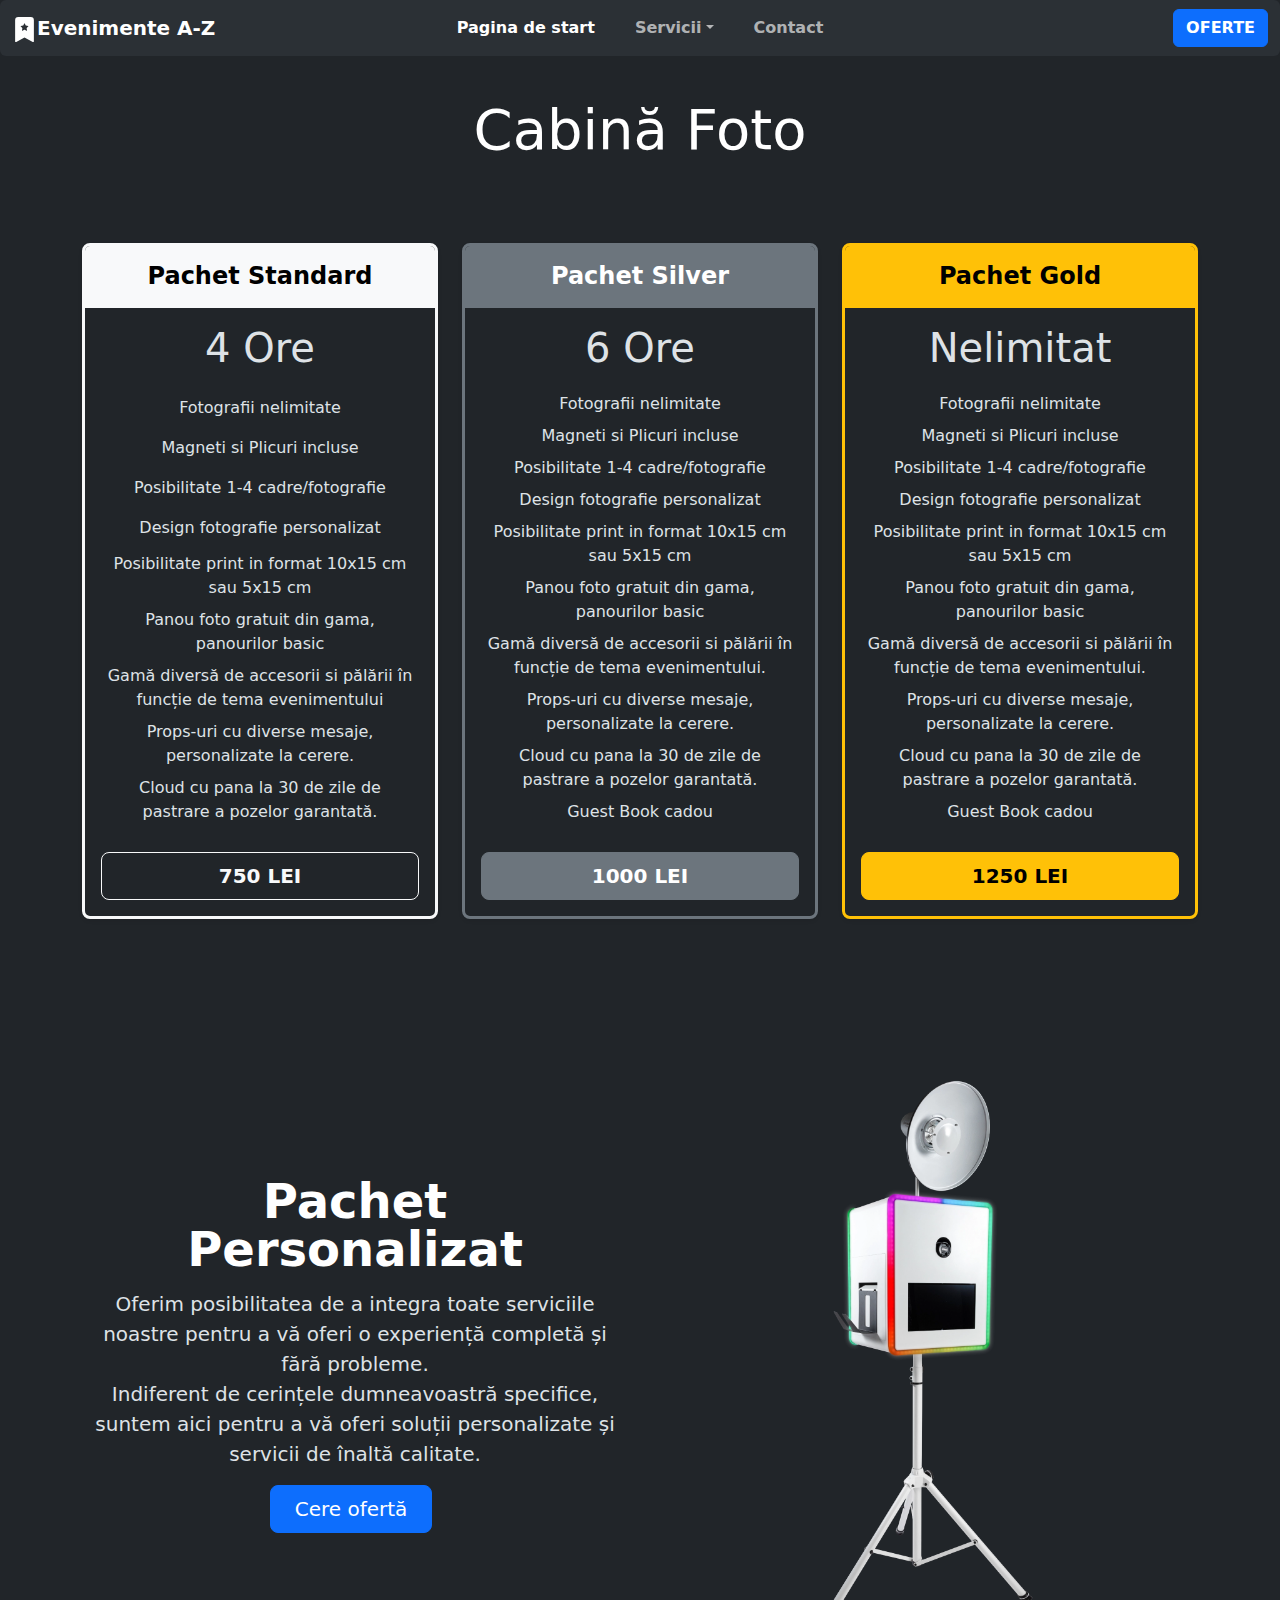
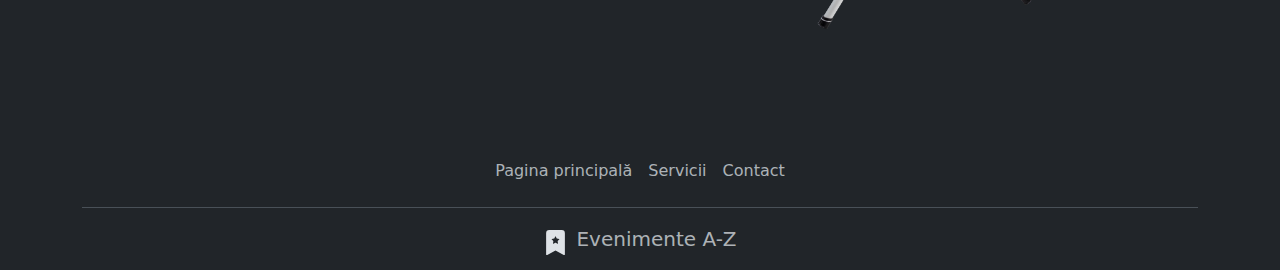
<file: CabinaFoto.html>
<!DOCTYPE html>
<html lang="en" data-bs-theme="dark">


<head>
    <meta charset="UTF-8">
    <meta name="viewport" content="width=device-width, initial-scale=1.0">
    <title>Evenimente A-Z</title>
    <link rel="stylesheet" href="./style.css">
    <link href="https://cdn.jsdelivr.net/npm/bootstrap@5.3.3/dist/css/bootstrap.min.css" rel="stylesheet" integrity="sha384-QWTKZyjpPEjISv5WaRU9OFeRpok6YctnYmDr5pNlyT2bRjXh0JMhjY6hW+ALEwIH" crossorigin="anonymous">
    <title>Evenimente A-Z</title>
</head>


<body>


<nav class="navbar navbar-expand-lg bg-body-tertiary rounded" aria-label="Thirteenth navbar example">
        <div class="container-fluid">
          <button class="navbar-toggler" type="button" data-bs-toggle="collapse" data-bs-target="#navbarsExample11" aria-controls="navbarsExample11" aria-expanded="false" aria-label="Toggle navigation">
            <span class="navbar-toggler-icon"></span>
          </button>

          <h1 class="mobil"><svg xmlns="http://www.w3.org/2000/svg" height="35" fill="currentColor" class="bi bi-bookmark-star-fill" viewBox="0 0 16 16">
            <path fill-rule="evenodd" d="M2 15.5V2a2 2 0 0 1 2-2h8a2 2 0 0 1 2 2v13.5a.5.5 0 0 1-.74.439L8 13.069l-5.26 2.87A.5.5 0 0 1 2 15.5M8.16 4.1a.178.178 0 0 0-.32 0l-.634 1.285a.18.18 0 0 1-.134.098l-1.42.206a.178.178 0 0 0-.098.303L6.58 6.993c.042.041.061.1.051.158L6.39 8.565a.178.178 0 0 0 .258.187l1.27-.668a.18.18 0 0 1 .165 0l1.27.668a.178.178 0 0 0 .257-.187L9.368 7.15a.18.18 0 0 1 .05-.158l1.028-1.001a.178.178 0 0 0-.098-.303l-1.42-.206a.18.18 0 0 1-.134-.098z"/>
          </svg>Evenimente A-Z</h1>

          <div class="collapse navbar-collapse d-lg-flex" id="navbarsExample11">
            
            <a class="navbar-brand col-lg-3 me-0 fw-bold" href="#"><svg xmlns="http://www.w3.org/2000/svg" height="25" fill="currentColor" class="bi bi-bookmark-star-fill deletemobile" viewBox="0 0 16 16">
                <path fill-rule="evenodd" d="M2 15.5V2a2 2 0 0 1 2-2h8a2 2 0 0 1 2 2v13.5a.5.5 0 0 1-.74.439L8 13.069l-5.26 2.87A.5.5 0 0 1 2 15.5M8.16 4.1a.178.178 0 0 0-.32 0l-.634 1.285a.18.18 0 0 1-.134.098l-1.42.206a.178.178 0 0 0-.098.303L6.58 6.993c.042.041.061.1.051.158L6.39 8.565a.178.178 0 0 0 .258.187l1.27-.668a.18.18 0 0 1 .165 0l1.27.668a.178.178 0 0 0 .257-.187L9.368 7.15a.18.18 0 0 1 .05-.158l1.028-1.001a.178.178 0 0 0-.098-.303l-1.42-.206a.18.18 0 0 1-.134-.098z"/>
              </svg><span class="deletemobile">Evenimente A-Z</span></a>
            <ul class="navbar-nav col-lg-6 justify-content-lg-center gap-4">
              <li class="nav-item">
                <a class="nav-link active fw-bold" aria-current="page" href="./index.html">Pagina de start</a>
              </li>
              <li class="nav-item dropdown fw-bold">
                <a class="nav-link dropdown-toggle" href="#" data-bs-toggle="dropdown" aria-expanded="false">Servicii</a>
                <ul class="dropdown-menu">
                  <li><a class="dropdown-item" href="./CabinaFoto.html">Cabina Foto (Photobooth)</a></li>
                  <li><a class="dropdown-item" href="./Platforma.html">Platforma Foto 360 de Grade</a></li>
                  <li><a class="dropdown-item" href="./Panouri.html">Panouri foto & more</a></li>
                  <li><a class="dropdown-item" href="./Baloane.html">Baloane & Fum</a></li>
                  <li><a class="dropdown-item d-none" href="#">Oferte personalizate</a></li>
                </ul>
              </li>
              <li class="nav-item">
                <a class="nav-link fw-bold" href="./index.html">Contact</a>
              </li>
            </ul>
            <div class="d-lg-flex col-lg-3 justify-content-lg-end">
              <button class="btn btn-primary fw-bold">OFERTE</button>
            </div>
          </div>
        </div>
      </nav>


<div class="pricing-header p-3 pb-md-4 mx-auto text-center">
      <h1 class="display-4 fw-normal text-body-emphasis mt-4">Cabină Foto</h1>
    </div>

    <div class="container mt-5">
    <div class="row row-cols-1 row-cols-md-3 mb-3 text-center">


        <div class="col">
            <div class="card mb-4 rounded-3 shadow-sm border-light border-3">
                <div class="card-header py-3 text-bg-light border-light">
              <h4 class="my-0 fw-bold">Pachet Standard</h4>
            </div>
            <div class="card-body ">
              <h1 class="card-title pricing-card-title">4 Ore</h1>
              <ul class="list-unstyled mt-3 mb-4">
                <li class="p-2">Fotografii nelimitate</li>
                <li class="p-2">Magneti si Plicuri incluse</li>
                <li class="p-2">Posibilitate 1-4 cadre/fotografie</li>
                <li class="p-2">Design fotografie personalizat</li>
                <li class="p-1">Posibilitate print in format 10x15 cm sau 5x15 cm </li>
                <li class="p-1">Panou foto gratuit din gama, panourilor basic</li>
                <li class="p-1">Gamă diversă de accesorii si pălării în funcție de tema evenimentului</li>
                <li class="p-1">Props-uri cu diverse mesaje, personalizate la cerere.</li>
                <li class="p-1">Cloud cu pana la 30 de zile de pastrare a pozelor garantată.</li>
                
              </ul>
              <button type="button" class="w-100 btn btn-lg btn-outline-light fw-bold">750 LEI</button>
            </div>
          </div>
        </div>


        <div class="col">
            <div class="card mb-4 rounded-3 shadow-sm border-3 border-secondary">
            <div class="card-header py-3 text-bg-secondary border-secondary">
              <h4 class="my-0 fw-bold">Pachet Silver</h4>
            </div>
            <div class="card-body">
              <h1 class="card-title pricing-card-title">6 Ore</h1>
              <ul class="list-unstyled mt-3 mb-4">
                <li class="p-1">Fotografii nelimitate</li>
                <li class="p-1">Magneti si Plicuri incluse</li>
                <li class="p-1">Posibilitate 1-4 cadre/fotografie</li>
                <li class="p-1">Design fotografie personalizat</li>
                <li class="p-1">Posibilitate print in format 10x15 cm sau 5x15 cm</li>
                <li class="p-1">Panou foto gratuit din gama, panourilor basic</li>
                <li class="p-1">Gamă diversă de accesorii si pălării în funcție de tema evenimentului.</li>
                <li class="p-1">Props-uri cu diverse mesaje, personalizate la cerere.</li>
                <li class="p-1">Cloud cu pana la 30 de zile de pastrare a pozelor garantată.</li>
                <li class="p-1">Guest Book cadou</li>
              </ul>
              <button type="button" class="w-100 btn btn-lg btn-secondary fw-bold">1000 LEI</button>
            </div>
          </div>
        </div>


        <div class="col">
          <div class="card mb-4 rounded-3 shadow-sm border-warning border-3">
            <div class="card-header py-3 text-bg-warning border-warning">
              <h4 class="my-0 fw-bold">Pachet Gold</h4>
            </div>
            <div class="card-body">
              <h1 class="card-title pricing-card-title">Nelimitat</h1>
              <ul class="list-unstyled mt-3 mb-4">
                <li class="p-1">Fotografii nelimitate</li>
                <li class="p-1">Magneti si Plicuri incluse</li>
                <li class="p-1">Posibilitate 1-4 cadre/fotografie</li>
                <li class="p-1">Design fotografie personalizat</li>
                <li class="p-1">Posibilitate print in format 10x15 cm sau 5x15 cm</li>
                <li class="p-1">Panou foto gratuit din gama, panourilor basic</li>
                <li class="p-1">Gamă diversă de accesorii si pălării în funcție de tema evenimentului.</li>
                <li class="p-1">Props-uri cu diverse mesaje, personalizate la cerere.</li>
                <li class="p-1">Cloud cu pana la 30 de zile de pastrare a pozelor garantată.</li>
                <li class="p-1">Guest Book cadou</li>
              </ul>
              <button type="button" class="w-100 btn btn-lg btn-warning fw-bold">1250 LEI</button>
            </div>
          </div>
        </div>


      </div>
    </div>
    

    <div class="container col-xxl-8 px-4 py-5">
        <div class="row flex-lg-row-reverse align-items-center g-5 py-5">
          <div class="col-10 col-sm-8 col-lg-6 mx-auto">
            <img src="./Poze/cabina-foto-booth-de-vanzare-03.webp" class="d-block mx-lg-auto img-fluid" alt="Bootstrap Themes" width="400" loading="lazy">
          </div>
          <div class="col-lg-6">
            <h1 class="display-5 fw-bold text-body-emphasis lh-1 mb-3 text-center">Pachet Personalizat</h1>
            <p class="lead text-center">Oferim posibilitatea de a integra toate serviciile noastre pentru a vă oferi o experiență completă și fără probleme.<br>Indiferent de cerințele dumneavoastră specifice, suntem aici pentru a vă oferi soluții personalizate și servicii de înaltă calitate. </p>
            <div class="d-grid d-md-flex justify-content-center">
              <button type="button" class="btn btn-primary btn-lg px-4 me-md-2 d-flex justify-content-center">Cere ofertă</button>

            </div>
          </div>
        </div>
      </div>


      <div class="container foot">
        <footer>
          <ul class="nav justify-content-center border-bottom pb-3 mb-3">
            <li class="nav-item"><a href="./index.html" class="nav-link px-2 text-body-secondary">Pagina principală</a></li>
            <li class="nav-item"><a href="./index.html" class="nav-link px-2 text-body-secondary">Servicii</a></li>
            <li class="nav-item"><a href="./index.html" class="nav-link px-2 text-body-secondary">Contact</a></li>
            
          </ul>
          <div class="container d-flex justify-content-center align-items-center gap-2">
          <svg xmlns="http://www.w3.org/2000/svg" height="25" fill="currentColor" class="bi bi-bookmark-star-fill mb-2" viewBox="0 0 16 16">
            <path fill-rule="evenodd" d="M2 15.5V2a2 2 0 0 1 2-2h8a2 2 0 0 1 2 2v13.5a.5.5 0 0 1-.74.439L8 13.069l-5.26 2.87A.5.5 0 0 1 2 15.5M8.16 4.1a.178.178 0 0 0-.32 0l-.634 1.285a.18.18 0 0 1-.134.098l-1.42.206a.178.178 0 0 0-.098.303L6.58 6.993c.042.041.061.1.051.158L6.39 8.565a.178.178 0 0 0 .258.187l1.27-.668a.18.18 0 0 1 .165 0l1.27.668a.178.178 0 0 0 .257-.187L9.368 7.15a.18.18 0 0 1 .05-.158l1.028-1.001a.178.178 0 0 0-.098-.303l-1.42-.206a.18.18 0 0 1-.134-.098z"/>
          </svg><p class="text-center text-body-secondary fs-5">Evenimente A-Z</p>
        </div>
        </footer>
      </div>









<script src="https://cdn.jsdelivr.net/npm/bootstrap@5.3.3/dist/js/bootstrap.bundle.min.js" integrity="sha384-YvpcrYf0tY3lHB60NNkmXc5s9fDVZLESaAA55NDzOxhy9GkcIdslK1eN7N6jIeHz" crossorigin="anonymous"></script> 
</body>


</html>
</file>
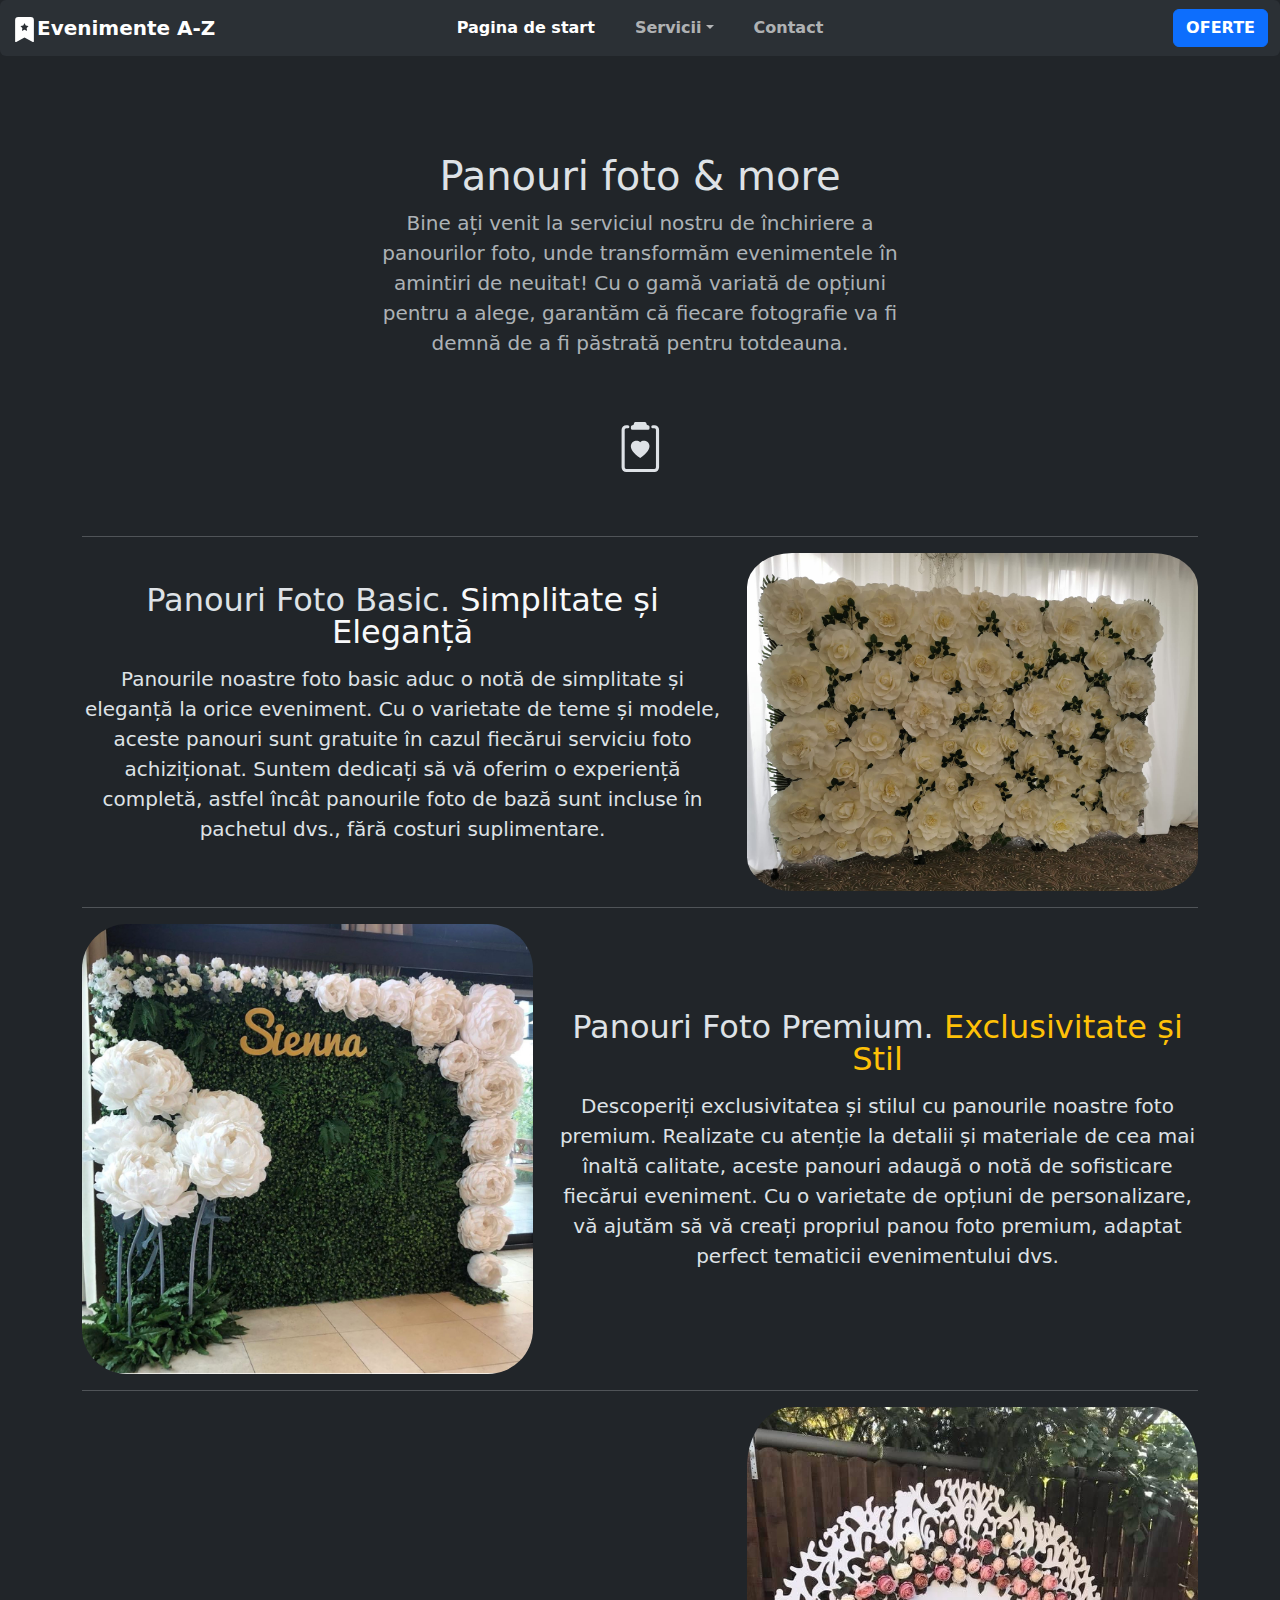
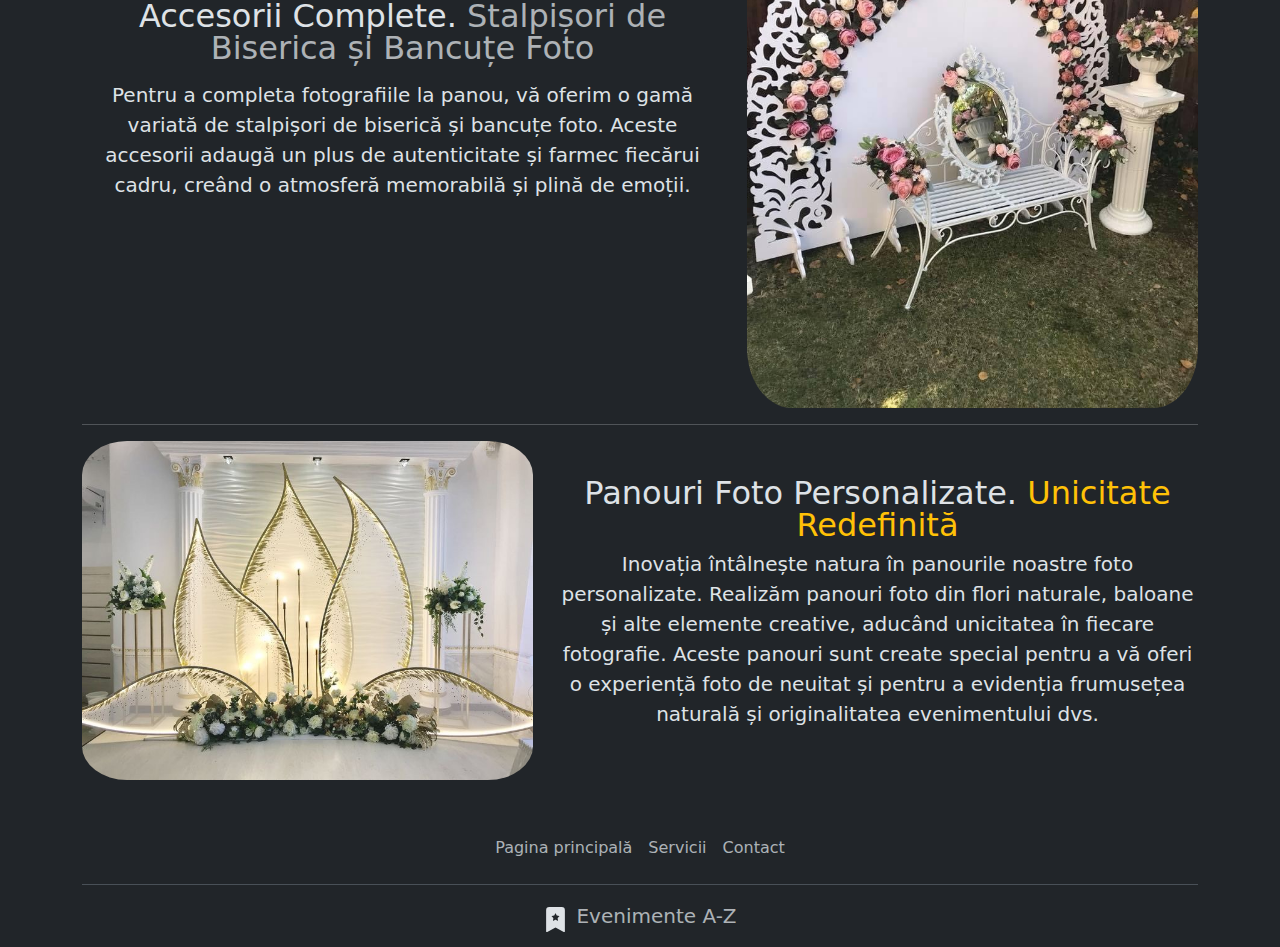
<file: Panouri.html>
<!DOCTYPE html>
<html lang="en" data-bs-theme="dark">


<head>
    <meta charset="UTF-8">
    <meta name="viewport" content="width=device-width, initial-scale=1.0">
    <link rel="stylesheet" href="./style.css">
    <link href="https://cdn.jsdelivr.net/npm/bootstrap@5.3.3/dist/css/bootstrap.min.css" rel="stylesheet" integrity="sha384-QWTKZyjpPEjISv5WaRU9OFeRpok6YctnYmDr5pNlyT2bRjXh0JMhjY6hW+ALEwIH" crossorigin="anonymous">
    <title>Evenimente A-Z</title> 
</head>


<body>
    
    <nav class="navbar navbar-expand-lg bg-body-tertiary rounded baradenavigare" aria-label="Thirteenth navbar example">
        <div class="container-fluid">
          <button class="navbar-toggler" type="button" data-bs-toggle="collapse" data-bs-target="#navbarsExample11" aria-controls="navbarsExample11" aria-expanded="false" aria-label="Toggle navigation">
            <span class="navbar-toggler-icon"></span>
          </button>

          <h1 class="mobil"><svg xmlns="http://www.w3.org/2000/svg" height="35" fill="currentColor" class="bi bi-bookmark-star-fill" viewBox="0 0 16 16">
            <path fill-rule="evenodd" d="M2 15.5V2a2 2 0 0 1 2-2h8a2 2 0 0 1 2 2v13.5a.5.5 0 0 1-.74.439L8 13.069l-5.26 2.87A.5.5 0 0 1 2 15.5M8.16 4.1a.178.178 0 0 0-.32 0l-.634 1.285a.18.18 0 0 1-.134.098l-1.42.206a.178.178 0 0 0-.098.303L6.58 6.993c.042.041.061.1.051.158L6.39 8.565a.178.178 0 0 0 .258.187l1.27-.668a.18.18 0 0 1 .165 0l1.27.668a.178.178 0 0 0 .257-.187L9.368 7.15a.18.18 0 0 1 .05-.158l1.028-1.001a.178.178 0 0 0-.098-.303l-1.42-.206a.18.18 0 0 1-.134-.098z"/>
          </svg>Evenimente A-Z</h1>

          <div class="collapse navbar-collapse d-lg-flex" id="navbarsExample11">
            
            <a class="navbar-brand col-lg-3 me-0 fw-bold" href="#"><svg xmlns="http://www.w3.org/2000/svg" height="25" fill="currentColor" class="bi bi-bookmark-star-fill" viewBox="0 0 16 16">
                <path fill-rule="evenodd" d="M2 15.5V2a2 2 0 0 1 2-2h8a2 2 0 0 1 2 2v13.5a.5.5 0 0 1-.74.439L8 13.069l-5.26 2.87A.5.5 0 0 1 2 15.5M8.16 4.1a.178.178 0 0 0-.32 0l-.634 1.285a.18.18 0 0 1-.134.098l-1.42.206a.178.178 0 0 0-.098.303L6.58 6.993c.042.041.061.1.051.158L6.39 8.565a.178.178 0 0 0 .258.187l1.27-.668a.18.18 0 0 1 .165 0l1.27.668a.178.178 0 0 0 .257-.187L9.368 7.15a.18.18 0 0 1 .05-.158l1.028-1.001a.178.178 0 0 0-.098-.303l-1.42-.206a.18.18 0 0 1-.134-.098z"/>
              </svg><span class="deletemobile">Evenimente A-Z</span></a>
            <ul class="navbar-nav col-lg-6 justify-content-lg-center gap-4">
              <li class="nav-item">
                <a class="nav-link active fw-bold" aria-current="page" href="./index.html">Pagina de start</a>
              </li>
              <li class="nav-item dropdown fw-bold">
                <a class="nav-link dropdown-toggle" href="#" data-bs-toggle="dropdown" aria-expanded="false">Servicii</a>
                <ul class="dropdown-menu">
                  <li><a class="dropdown-item" href="./CabinaFoto.html">Cabina Foto (Photobooth)</a></li>
                  <li><a class="dropdown-item" href="./Platforma.html">Platforma Foto 360 de Grade</a></li>
                  <li><a class="dropdown-item" href="./Panouri.html">Panouri foto & more</a></li>
                  <li><a class="dropdown-item" href="./Baloane.html">Baloane & Fum</a></li>
                  <li><a class="dropdown-item d-none" href="#">Oferte personalizate</a></li>
                </ul>
              </li>
              <li class="nav-item">
                <a class="nav-link fw-bold" href="./index.html">Contact</a>
              </li>
            </ul>
            <div class="d-lg-flex col-lg-3 justify-content-lg-end">
              <button class="btn btn-primary fw-bold">OFERTE</button>
            </div>
          </div>
        </div>
      </nav>

      <section class="py-5 text-center container">
        <div class="row py-lg-5">
          <div class="col-lg-6 col-md-8 mx-auto">
            <h1 class="fw-light">Panouri foto & more</h1>
            <p class="lead text-body-secondary">Bine ați venit la serviciul nostru de închiriere a panourilor foto, unde transformăm evenimentele în amintiri de neuitat! Cu o gamă variată de opțiuni pentru a alege, garantăm că fiecare fotografie va fi demnă de a fi păstrată pentru totdeauna.</p>
        </div>
        </div>
        <div class="board d-flex justify-content-center align-items-center my-auto">
            <svg xmlns="http://www.w3.org/2000/svg" height="50" fill="currentColor" class="bi bi-clipboard2-heart my-auto" viewBox="0 0 16 16">
                <path d="M10.058.501a.5.5 0 0 0-.5-.501h-2.98c-.276 0-.5.225-.5.501A.5.5 0 0 1 5.582 1a.497.497 0 0 0-.497.497V2a.5.5 0 0 0 .5.5h4.968a.5.5 0 0 0 .5-.5v-.503A.497.497 0 0 0 10.555 1a.5.5 0 0 1-.497-.499"/>
                <path d="M3.605 2a.5.5 0 0 0-.5.5v12a.5.5 0 0 0 .5.5h9a.5.5 0 0 0 .5-.5v-12a.5.5 0 0 0-.5-.5h-.5a.5.5 0 0 1 0-1h.5a1.5 1.5 0 0 1 1.5 1.5v12a1.5 1.5 0 0 1-1.5 1.5h-9a1.5 1.5 0 0 1-1.5-1.5v-12a1.5 1.5 0 0 1 1.5-1.5h.5a.5.5 0 0 1 0 1z"/>
                <path d="M8.068 6.482c1.656-1.673 5.795 1.254 0 5.018-5.795-3.764-1.656-6.69 0-5.018"/>
              </svg>
        </div>
      </section>

      <div class="container marketing mb-4">

        
        <!-- START THE FEATURETTES -->
    
        <hr class="featurette-divider">
    
        <div class="row featurette rotunjit">
          <div class="col-md-7 my-auto">
            <h2 class="featurette-heading fw-normal lh-1 text-center mb-3">Panouri Foto Basic. <span class="text-light">Simplitate și Eleganță</span></h2>
            <p class="lead text-center">Panourile noastre foto basic aduc o notă de simplitate și eleganță la orice eveniment. Cu o varietate de teme și modele, aceste panouri sunt gratuite în cazul fiecărui serviciu foto achiziționat. Suntem dedicați să vă oferim o experiență completă, astfel încât panourile foto de bază sunt incluse în pachetul dvs., fără costuri suplimentare.</p>
          </div>
          <div class="col-md-5">
            <img src="./Poze/simplitate.jpg" class="bd-placeholder-img bd-placeholder-img-lg featurette-image img-fluid mx-auto" width="auto" height="300">
          </div>
        </div>
    
        <hr class="featurette-divider">
    
        <div class="row featurette">
          <div class="col-md-7 order-md-2 text-center my-auto">
            <h2 class="featurette-heading fw-normal lh-1 mb-3">Panouri Foto Premium. <span class="text-warning">Exclusivitate și Stil</span></h2>
            <p class="lead">Descoperiți exclusivitatea și stilul cu panourile noastre foto premium. Realizate cu atenție la detalii și materiale de cea mai înaltă calitate, aceste panouri adaugă o notă de sofisticare fiecărui eveniment. Cu o varietate de opțiuni de personalizare, vă ajutăm să vă creați propriul panou foto premium, adaptat perfect tematicii evenimentului dvs.</p>
          </div>
          <div class="col-md-5 order-md-1" >
            <img src="./Poze/premium.jpg" class="bd-placeholder-img bd-placeholder-img-lg featurette-image img-fluid mx-auto " width="auto" height="300" >
          </div>
        </div>
    
        <hr class="featurette-divider">
    
        <div class="row featurette">
          <div class="col-md-7 text-center my-auto">
            <h2 class="featurette-heading fw-normal lh-1 mb-3">Accesorii Complete. <span class="text-body-secondary">Stalpișori de Biserica și Bancuțe Foto</span></h2>
            <p class="lead">Pentru a completa fotografiile la panou, vă oferim o gamă variată de stalpișori de biserică și bancuțe foto. Aceste accesorii adaugă un plus de autenticitate și farmec fiecărui cadru, creând o atmosferă memorabilă și plină de emoții.</p>
          </div>
          <div class="col-md-5">
            <img src="./Poze/bancuta.jpg" class="bd-placeholder-img bd-placeholder-img-lg featurette-image img-fluid mx-auto " width="auto" height="500" >

          </div>
        </div>
    
        <hr class="featurette-divider"> 

        <div class="row featurette">
            <div class="col-md-7 order-md-2 text-center my-auto">
              <h2 class="featurette-heading fw-normal lh-1">Panouri Foto Personalizate. <span class="text-warning">Unicitate Redefinită</span></h2>
              <p class="lead">Inovația întâlnește natura în panourile noastre foto personalizate. Realizăm panouri foto din flori naturale, baloane și alte elemente creative, aducând unicitatea în fiecare fotografie. Aceste panouri sunt create special pentru a vă oferi o experiență foto de neuitat și pentru a evidenția frumusețea naturală și originalitatea evenimentului dvs.</p>
            </div>
            <div class="col-md-5 order-md-1">
                <img src="./Poze/personalizare.jpeg" class="bd-placeholder-img bd-placeholder-img-lg featurette-image img-fluid mx-auto " width="auto" height="500" >
            </div>
          </div>
    
        <!-- /END THE FEATURETTES -->
    
      </div>

      <div class="container foot mt-5">
        <footer>
          <ul class="nav justify-content-center border-bottom pb-3 mb-3">
            <li class="nav-item"><a href="./index.html" class="nav-link px-2 text-body-secondary">Pagina principală</a></li>
            <li class="nav-item"><a href="./index.html" class="nav-link px-2 text-body-secondary">Servicii</a></li>
            <li class="nav-item"><a href="./index.html" class="nav-link px-2 text-body-secondary">Contact</a></li>
            
          </ul>
          <div class="container d-flex justify-content-center align-items-center gap-2">
          <svg xmlns="http://www.w3.org/2000/svg" height="25" fill="currentColor" class="bi bi-bookmark-star-fill mb-2" viewBox="0 0 16 16">
            <path fill-rule="evenodd" d="M2 15.5V2a2 2 0 0 1 2-2h8a2 2 0 0 1 2 2v13.5a.5.5 0 0 1-.74.439L8 13.069l-5.26 2.87A.5.5 0 0 1 2 15.5M8.16 4.1a.178.178 0 0 0-.32 0l-.634 1.285a.18.18 0 0 1-.134.098l-1.42.206a.178.178 0 0 0-.098.303L6.58 6.993c.042.041.061.1.051.158L6.39 8.565a.178.178 0 0 0 .258.187l1.27-.668a.18.18 0 0 1 .165 0l1.27.668a.178.178 0 0 0 .257-.187L9.368 7.15a.18.18 0 0 1 .05-.158l1.028-1.001a.178.178 0 0 0-.098-.303l-1.42-.206a.18.18 0 0 1-.134-.098z"/>
          </svg><p class="text-center text-body-secondary fs-5">Evenimente A-Z</p>
        </div>
        </footer>
      </div>







      <script src="https://cdn.jsdelivr.net/npm/bootstrap@5.3.3/dist/js/bootstrap.bundle.min.js" integrity="sha384-YvpcrYf0tY3lHB60NNkmXc5s9fDVZLESaAA55NDzOxhy9GkcIdslK1eN7N6jIeHz" crossorigin="anonymous"></script>
</body>
</html>
</file>
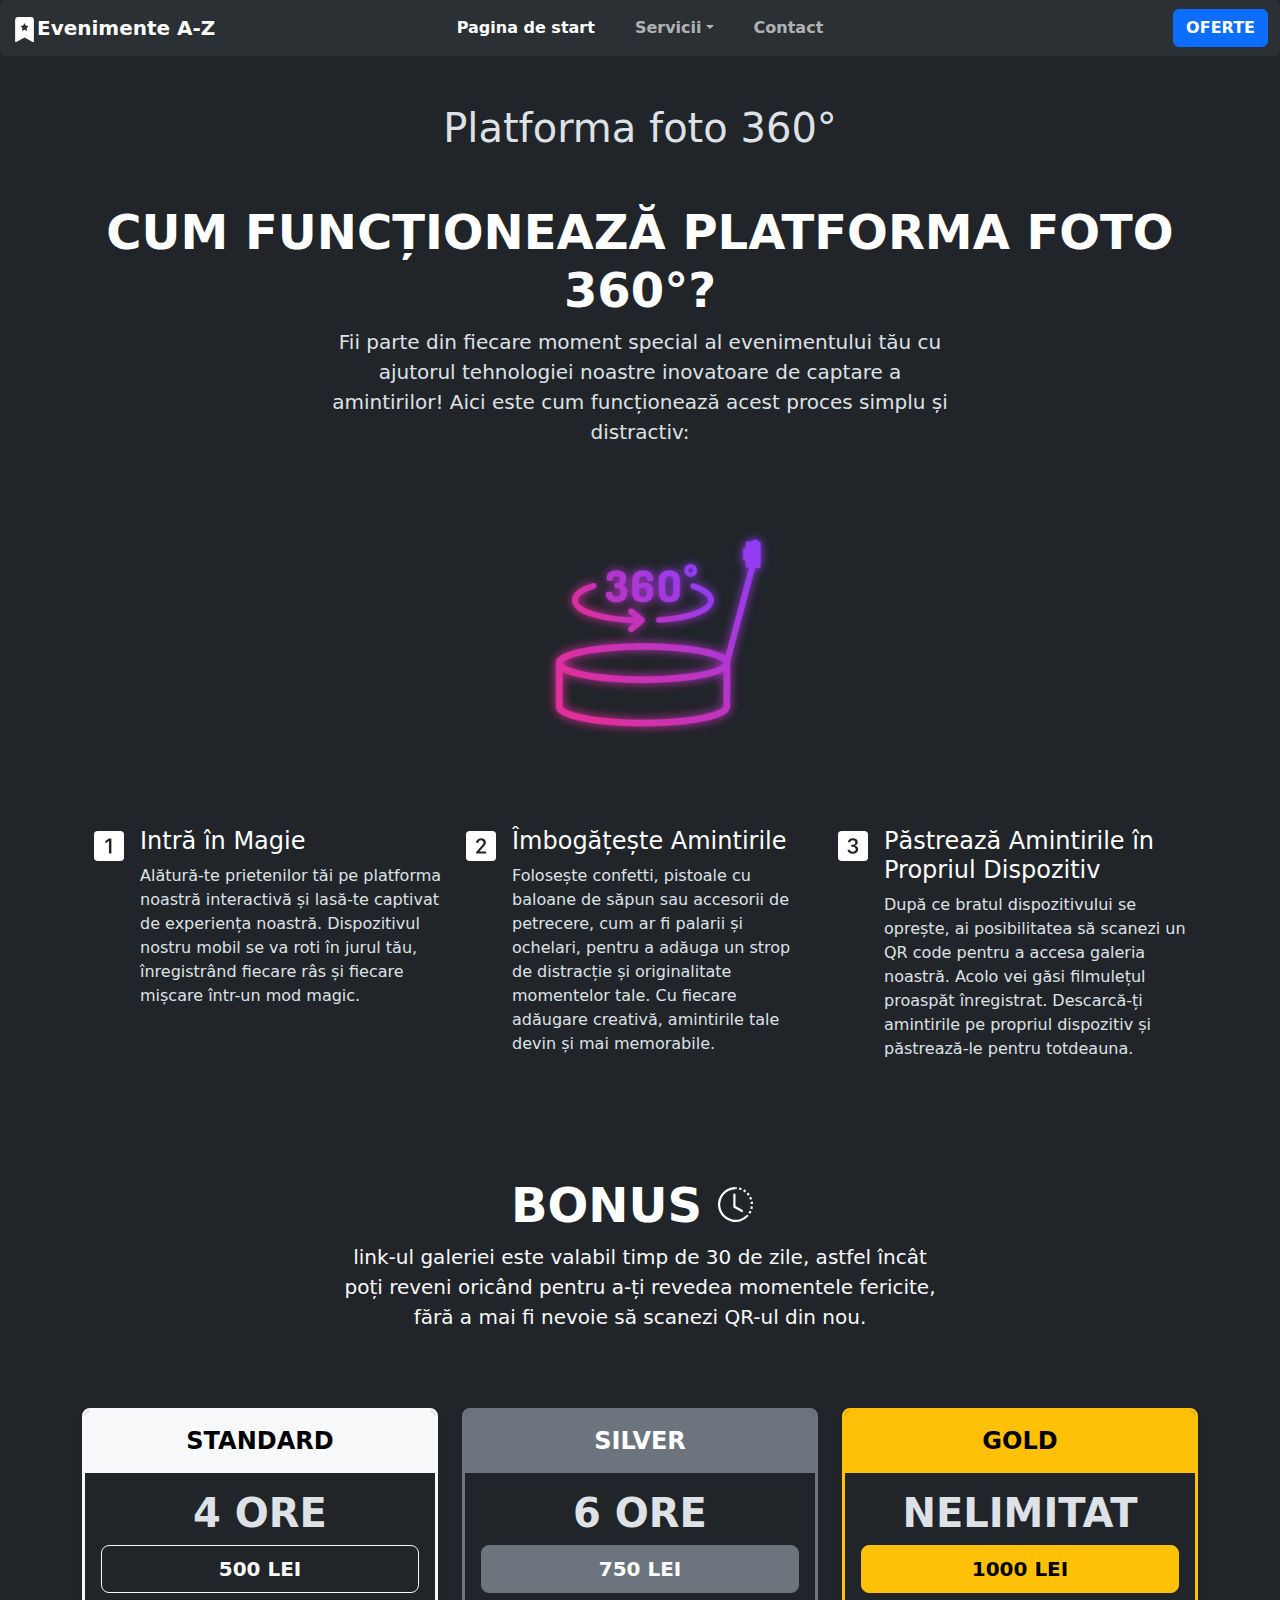
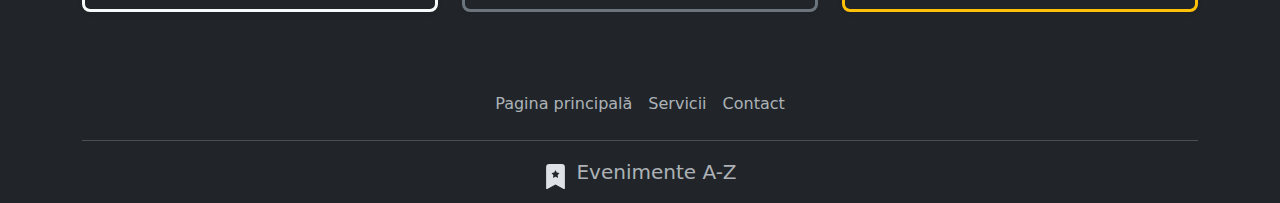
<file: Platforma.html>
<!DOCTYPE html>
<html lang="en" data-bs-theme="dark">

    <head>
        <meta charset="UTF-8">
        <meta name="viewport" content="width=device-width, initial-scale=1.0">
        <link rel="stylesheet" href="./style.css">
        <link href="https://cdn.jsdelivr.net/npm/bootstrap@5.3.3/dist/css/bootstrap.min.css" rel="stylesheet" integrity="sha384-QWTKZyjpPEjISv5WaRU9OFeRpok6YctnYmDr5pNlyT2bRjXh0JMhjY6hW+ALEwIH" crossorigin="anonymous">
        <title>Evenimente A-Z</title>
    </head>

<body>
    
    <nav class="navbar navbar-expand-lg bg-body-tertiary rounded" aria-label="Thirteenth navbar example">
        <div class="container-fluid">
          <button class="navbar-toggler" type="button" data-bs-toggle="collapse" data-bs-target="#navbarsExample11" aria-controls="navbarsExample11" aria-expanded="false" aria-label="Toggle navigation">
            <span class="navbar-toggler-icon"></span>
          </button>

          <h1 class="mobil"><svg xmlns="http://www.w3.org/2000/svg" height="35" fill="currentColor" class="bi bi-bookmark-star-fill" viewBox="0 0 16 16">
            <path fill-rule="evenodd" d="M2 15.5V2a2 2 0 0 1 2-2h8a2 2 0 0 1 2 2v13.5a.5.5 0 0 1-.74.439L8 13.069l-5.26 2.87A.5.5 0 0 1 2 15.5M8.16 4.1a.178.178 0 0 0-.32 0l-.634 1.285a.18.18 0 0 1-.134.098l-1.42.206a.178.178 0 0 0-.098.303L6.58 6.993c.042.041.061.1.051.158L6.39 8.565a.178.178 0 0 0 .258.187l1.27-.668a.18.18 0 0 1 .165 0l1.27.668a.178.178 0 0 0 .257-.187L9.368 7.15a.18.18 0 0 1 .05-.158l1.028-1.001a.178.178 0 0 0-.098-.303l-1.42-.206a.18.18 0 0 1-.134-.098z"/>
          </svg>Evenimente A-Z</h1>

          <div class="collapse navbar-collapse d-lg-flex" id="navbarsExample11">
            
            <a class="navbar-brand col-lg-3 me-0 fw-bold" href="#"><svg xmlns="http://www.w3.org/2000/svg" height="25" fill="currentColor" class="bi bi-bookmark-star-fill deletemobile" viewBox="0 0 16 16">
                <path fill-rule="evenodd" d="M2 15.5V2a2 2 0 0 1 2-2h8a2 2 0 0 1 2 2v13.5a.5.5 0 0 1-.74.439L8 13.069l-5.26 2.87A.5.5 0 0 1 2 15.5M8.16 4.1a.178.178 0 0 0-.32 0l-.634 1.285a.18.18 0 0 1-.134.098l-1.42.206a.178.178 0 0 0-.098.303L6.58 6.993c.042.041.061.1.051.158L6.39 8.565a.178.178 0 0 0 .258.187l1.27-.668a.18.18 0 0 1 .165 0l1.27.668a.178.178 0 0 0 .257-.187L9.368 7.15a.18.18 0 0 1 .05-.158l1.028-1.001a.178.178 0 0 0-.098-.303l-1.42-.206a.18.18 0 0 1-.134-.098z"/>
              </svg><span class="deletemobile">Evenimente A-Z</span></a>
            <ul class="navbar-nav col-lg-6 justify-content-lg-center gap-4">
              <li class="nav-item">
                <a class="nav-link active fw-bold" aria-current="page" href="./index.html">Pagina de start</a>
              </li>
              <li class="nav-item dropdown fw-bold">
                <a class="nav-link dropdown-toggle" href="#" data-bs-toggle="dropdown" aria-expanded="false">Servicii</a>
                <ul class="dropdown-menu">
                  <li><a class="dropdown-item" href="./CabinaFoto.html">Cabina Foto (Photobooth)</a></li>
                  <li><a class="dropdown-item" href="./Platforma.html">Platforma Foto 360 de Grade</a></li>
                  <li><a class="dropdown-item" href="./Panouri.html">Panouri foto & more</a></li>
                  <li><a class="dropdown-item" href="./Baloane.html">Baloane & Fum</a></li>
                  <li><a class="dropdown-item d-none" href="#">Oferte personalizate</a></li>
                </ul>
              </li>
              <li class="nav-item">
                <a class="nav-link fw-bold" href="./index.html">Contact</a>
              </li>
            </ul>
            <div class="d-lg-flex col-lg-3 justify-content-lg-end">
              <button class="btn btn-primary fw-bold">OFERTE</button>
            </div>
          </div>
        </div>
      </nav>


      <h1 class="text-center my-5">Platforma foto 360°</h1>

      <div class="px-4 py-1 my-1 text-center">
        <h5 class="display-5 fw-bold text-body-emphasis">CUM FUNCȚIONEAZĂ PLATFORMA FOTO 360°?</h5>
        <div class="col-lg-6 mx-auto">
          <p class="lead mb-4">Fii parte din fiecare moment special al evenimentului tău cu ajutorul tehnologiei noastre inovatoare de captare a amintirilor! Aici este cum funcționează acest proces simplu și distractiv:</p>
        </div>
      </div>

      <div class="d-flex justify-content-center my-0">
        <img src="./Poze/COPYRIGHT-ICON---URBNEVENTS-360.webp" height="300">
      </div>


      <div class="container px-4" id="hanging-icons">
        <div class="row g-4 py-5 row-cols-1 row-cols-lg-3">
          <div class="col d-flex align-items-start">
            <div class="icon-square text-body-emphasis d-inline-flex align-items-center justify-content-center fs-4 flex-shrink-0 me-3">
                <svg xmlns="http://www.w3.org/2000/svg" height="30" fill="currentColor" class="bi bi-1-square-fill mt-1" viewBox="0 0 16 16">
                    <path d="M2 0a2 2 0 0 0-2 2v12a2 2 0 0 0 2 2h12a2 2 0 0 0 2-2V2a2 2 0 0 0-2-2zm7.283 4.002V12H7.971V5.338h-.065L6.072 6.656V5.385l1.899-1.383z"/>
                  </svg>
            </div>
            <div>
              <h3 class="fs-4 text-body-emphasis">Intră în Magie</h3>
              <p>Alătură-te prietenilor tăi pe platforma noastră interactivă și lasă-te captivat de experiența noastră. Dispozitivul nostru mobil se va roti în jurul tău, înregistrând fiecare râs și fiecare mișcare într-un mod magic.</p>
            </div>
          </div>
          <div class="col d-flex align-items-start">
            <div class="icon-square text-body-emphasis d-inline-flex align-items-center justify-content-center fs-4 flex-shrink-0 me-3">
                <svg xmlns="http://www.w3.org/2000/svg" height="30" fill="currentColor" class="bi bi-2-square-fill mt-1" viewBox="0 0 16 16">
                    <path d="M2 0a2 2 0 0 0-2 2v12a2 2 0 0 0 2 2h12a2 2 0 0 0 2-2V2a2 2 0 0 0-2-2zm4.646 6.24v.07H5.375v-.064c0-1.213.879-2.402 2.637-2.402 1.582 0 2.613.949 2.613 2.215 0 1.002-.6 1.667-1.287 2.43l-.096.107-1.974 2.22v.077h3.498V12H5.422v-.832l2.97-3.293c.434-.475.903-1.008.903-1.705 0-.744-.557-1.236-1.313-1.236-.843 0-1.336.615-1.336 1.306"/>
                  </svg>
            </div>
            <div>
              <h3 class="fs-4 text-body-emphasis">Îmbogățește Amintirile</h3>
              <p>Folosește confetti, pistoale cu baloane de săpun sau accesorii de petrecere, cum ar fi palarii și ochelari, pentru a adăuga un strop de distracție și originalitate momentelor tale. Cu fiecare adăugare creativă, amintirile tale devin și mai memorabile.</p>
            </div>
          </div>
          <div class="col d-flex align-items-start">
            <div class="icon-square text-body-emphasis d-inline-flex align-items-center justify-content-center fs-4 flex-shrink-0 me-3">
                <svg xmlns="http://www.w3.org/2000/svg" height="30" fill="currentColor" class="bi bi-3-square-fill mt-1" viewBox="0 0 16 16">
                    <path d="M2 0a2 2 0 0 0-2 2v12a2 2 0 0 0 2 2h12a2 2 0 0 0 2-2V2a2 2 0 0 0-2-2zm5.918 8.414h-.879V7.342h.838c.78 0 1.348-.522 1.342-1.237 0-.709-.563-1.195-1.348-1.195-.79 0-1.312.498-1.348 1.055H5.275c.036-1.137.95-2.115 2.625-2.121 1.594-.012 2.608.885 2.637 2.062.023 1.137-.885 1.776-1.482 1.875v.07c.703.07 1.71.64 1.734 1.917.024 1.459-1.277 2.396-2.93 2.396-1.705 0-2.707-.967-2.754-2.144H6.33c.059.597.68 1.06 1.541 1.066.973.006 1.6-.563 1.588-1.354-.006-.779-.621-1.318-1.541-1.318"/>
                  </svg>
            </div>
            <div>
              <h3 class="fs-4 text-body-emphasis">Păstrează Amintirile în Propriul Dispozitiv</h3>
              <p>După ce bratul dispozitivului se oprește, ai posibilitatea să scanezi un QR code pentru a accesa galeria noastră. Acolo vei găsi filmulețul proaspăt înregistrat. Descarcă-ți amintirile pe propriul dispozitiv și păstrează-le pentru totdeauna.</p>
            </div>
          </div>
        </div>
      </div>

      <div class="bg-dark text-secondary px-4 py-1 text-center">
        <div class="py-5">
          <h1 class="display-5 fw-bold text-white">BONUS<svg xmlns="http://www.w3.org/2000/svg" height="35" fill="currentColor" class="bi bi-clock-history px-3 mb-2" viewBox="0 0 16 16">
            <path d="M8.515 1.019A7 7 0 0 0 8 1V0a8 8 0 0 1 .589.022zm2.004.45a7 7 0 0 0-.985-.299l.219-.976q.576.129 1.126.342zm1.37.71a7 7 0 0 0-.439-.27l.493-.87a8 8 0 0 1 .979.654l-.615.789a7 7 0 0 0-.418-.302zm1.834 1.79a7 7 0 0 0-.653-.796l.724-.69q.406.429.747.91zm.744 1.352a7 7 0 0 0-.214-.468l.893-.45a8 8 0 0 1 .45 1.088l-.95.313a7 7 0 0 0-.179-.483m.53 2.507a7 7 0 0 0-.1-1.025l.985-.17q.1.58.116 1.17zm-.131 1.538q.05-.254.081-.51l.993.123a8 8 0 0 1-.23 1.155l-.964-.267q.069-.247.12-.501m-.952 2.379q.276-.436.486-.908l.914.405q-.24.54-.555 1.038zm-.964 1.205q.183-.183.35-.378l.758.653a8 8 0 0 1-.401.432z"/>
            <path d="M8 1a7 7 0 1 0 4.95 11.95l.707.707A8.001 8.001 0 1 1 8 0z"/>
            <path d="M7.5 3a.5.5 0 0 1 .5.5v5.21l3.248 1.856a.5.5 0 0 1-.496.868l-3.5-2A.5.5 0 0 1 7 9V3.5a.5.5 0 0 1 .5-.5"/>
          </svg></h1>
          <div class="col-lg-6 mx-auto">
            <p class="fs-5 mb-4 text-light">link-ul galeriei este valabil timp de 30 de zile, astfel încât poți reveni oricând pentru a-ți revedea momentele fericite, fără a mai fi nevoie să scanezi QR-ul din nou.</p>
          </div>
        </div>
      </div>

      <div class="container mb-5">
      <div class="row row-cols-1 row-cols-md-3 mb-3 text-center">


        <div class="col">
          <div class="card mb-4 rounded-3 shadow-sm border-light border-3">
            <div class="card-header py-3 text-bg-light border-light">
              <h4 class="my-0 fw-bold">STANDARD</h4>
            </div>
            <div class="card-body">
              <h1 class="card-title pricing-card-title fw-bold">4 ORE</h1>
             
              <button type="button" class="w-100 btn btn-lg btn-outline-light fw-bold">500 LEI</button>
            </div>
          </div>
        </div>


        <div class="col">
          <div class="card mb-4 rounded-3 shadow-sm border-secondary border-3">
            <div class="card-header py-3 text-bg-secondary border-secondary">
              <h4 class="my-0 fw-bold">SILVER</h4>
            </div>
            <div class="card-body">
              <h1 class="card-title pricing-card-title fw-bold">6 ORE</h1>
              <button type="button" class="w-100 btn btn-lg btn-secondary fw-bold">750 LEI</button>
            </div>
          </div>
        </div>


        <div class="col">
          <div class="card mb-4 rounded-3 shadow-sm border-warning border-3">
            <div class="card-header py-3 text-bg-warning border-warning">
              <h4 class="my-0 fw-bold">GOLD</h4>
            </div>
            <div class="card-body">
              <h1 class="card-title pricing-card-title fw-bold">NELIMITAT</h1>
              <button type="button" class="w-100 btn btn-lg btn-warning fw-bold">1000 LEI</button>
            </div>
          </div>
        </div>
      </div>
    </div>




      <div class="container foot ">
        <footer>
          <ul class="nav justify-content-center border-bottom pb-3 mb-3">
            <li class="nav-item"><a href="./index.html" class="nav-link px-2 text-body-secondary">Pagina principală</a></li>
            <li class="nav-item"><a href="./index.html" class="nav-link px-2 text-body-secondary">Servicii</a></li>
            <li class="nav-item"><a href="./index.html" class="nav-link px-2 text-body-secondary">Contact</a></li>
            
          </ul>
          <div class="container d-flex justify-content-center align-items-center gap-2">
          <svg xmlns="http://www.w3.org/2000/svg" height="25" fill="currentColor" class="bi bi-bookmark-star-fill mb-2" viewBox="0 0 16 16">
            <path fill-rule="evenodd" d="M2 15.5V2a2 2 0 0 1 2-2h8a2 2 0 0 1 2 2v13.5a.5.5 0 0 1-.74.439L8 13.069l-5.26 2.87A.5.5 0 0 1 2 15.5M8.16 4.1a.178.178 0 0 0-.32 0l-.634 1.285a.18.18 0 0 1-.134.098l-1.42.206a.178.178 0 0 0-.098.303L6.58 6.993c.042.041.061.1.051.158L6.39 8.565a.178.178 0 0 0 .258.187l1.27-.668a.18.18 0 0 1 .165 0l1.27.668a.178.178 0 0 0 .257-.187L9.368 7.15a.18.18 0 0 1 .05-.158l1.028-1.001a.178.178 0 0 0-.098-.303l-1.42-.206a.18.18 0 0 1-.134-.098z"/>
          </svg><p class="text-center text-body-secondary fs-5">Evenimente A-Z</p>
        </div>
        </footer>
      </div>




    <script src="https://cdn.jsdelivr.net/npm/bootstrap@5.3.3/dist/js/bootstrap.bundle.min.js" integrity="sha384-YvpcrYf0tY3lHB60NNkmXc5s9fDVZLESaAA55NDzOxhy9GkcIdslK1eN7N6jIeHz" crossorigin="anonymous"></script> 

</body>
</html>
</file>
<file: style.css>
.despre {
    border-radius: 15px;
}
.despretext {
    text-align: justify;
    color: white;
}

.contacte {
    display: flex;
    justify-content: center;
    align-items: center;
    flex-wrap: wrap;
    gap: 40px;
}
.jos {
    display: flex;
    gap: 10px;
    font-size: 1.2rem;
}
.featurette img {
    border-radius: 10%;
}
.bsif img {
    border-radius: 10%;
}

@media screen and (max-width: 991px) {
    .mobil {
      margin: 0 auto;
      font-family: cursive;
    }
    .deletemobile {
        display: none;
    }
   .bsif {
    display: flex;
    justify-content: center;
    align-items: center;
    flex-wrap: wrap;
   }
  }

  @media screen and (min-width: 992px) {
    .mobil {
      display: none;
    }
    .bsif {
        display: flex;
        justify-content: center;
        align-items: center;
        flex-wrap: wrap;
        flex-direction: row;
       }
      }
</file>
